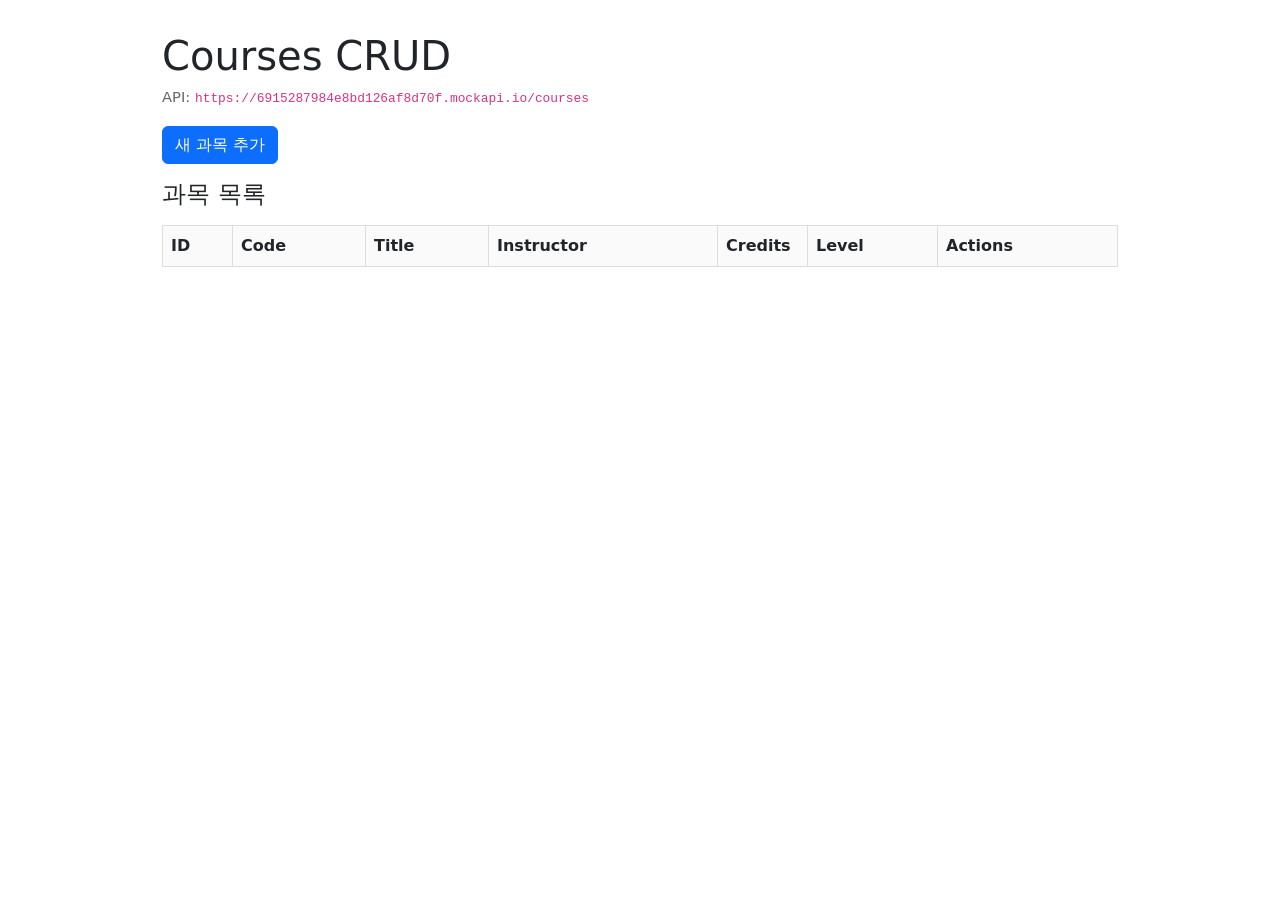
<file: week11/index.html>
<!doctype html>
<html lang="ko">
<head>
  <meta charset="utf-8" />
  <title>22200100_김성찬_index.html</title>

  <link
    href="https://cdn.jsdelivr.net/npm/bootstrap@5.3.3/dist/css/bootstrap.min.css"
    rel="stylesheet"
  />

  <style>
    body {
      font-family: system-ui, -apple-system, BlinkMacSystemFont, "Segoe UI", sans-serif;
      max-width: 980px;
      margin: 32px auto;
      padding: 0 12px;
    }
    h1 { margin: 0 0 6px; }
    .muted { color:#666; font-size: 0.92rem; margin: 4px 0 18px; }

    table { width: 100%; border-collapse: collapse; margin-top: 16px; }
    th, td { border: 1px solid #ddd; padding: 8px; text-align: left; }
    thead th { background:#fafafa; }
    tr:nth-child(even){ background:#fcfcfc; }

    .btn-danger { background:#b00020; border-color:#b00020; }
  </style>
</head>
<body>
  <h1>Courses CRUD</h1>
  <p class="muted">
    API:
    <code>https://6915287984e8bd126af8d70f.mockapi.io/courses</code>
  </p>

  <button
    type="button"
    class="btn btn-primary mb-3"
    data-bs-toggle="modal"
    data-bs-target="#courseModal"
    onclick="openCreateModal()"
  >
    새 과목 추가
  </button>

  <h2 class="h4">과목 목록</h2>
  <table>
    <thead>
      <tr>
        <th style="width:70px">ID</th>
        <th>Code</th>
        <th>Title</th>
        <th>Instructor</th>
        <th style="width:90px">Credits</th>
        <th style="width:130px">Level</th>
        <th style="width:180px">Actions</th>
      </tr>
    </thead>
    <tbody id="tbody"></tbody>
  </table>

  <div class="modal fade" id="courseModal" tabindex="-1" aria-hidden="true">
    <div class="modal-dialog modal-lg">
      <div class="modal-content">
        <form id="courseForm" autocomplete="off">
          <div class="modal-header">
            <h5 class="modal-title" id="modalTitle">새 과목 추가</h5>
            <button type="button" class="btn-close" data-bs-dismiss="modal"
                    aria-label="Close"></button>
          </div>

          <div class="modal-body">
            <input type="hidden" id="id" />

            <div class="row g-3">
              <div class="col-md-4">
                <label for="code" class="form-label">Code</label>
                <input id="code" class="form-control"
                       placeholder="예: CSEE101" required />
              </div>
              <div class="col-md-8">
                <label for="title" class="form-label">Title</label>
                <input id="title" class="form-control"
                       placeholder="예: Intro to C++" required />
              </div>
              <div class="col-md-6">
                <label for="instructor" class="form-label">Instructor</label>
                <input id="instructor" class="form-control"
                       placeholder="예: Kim" required />
              </div>
              <div class="col-md-3">
                <label for="credits" class="form-label">Credits</label>
                <input id="credits" type="number" min="1" max="5"
                       class="form-control" required />
              </div>
              <div class="col-md-3">
                <label for="level" class="form-label">Level</label>
                <select id="level" class="form-select" required>
                  <option value="">선택</option>
                  <option>Beginner</option>
                  <option>Intermediate</option>
                  <option>Advanced</option>
                </select>
              </div>
            </div>
          </div>

          <div class="modal-footer">
            <button type="button" class="btn btn-secondary"
                    data-bs-dismiss="modal">취소</button>
            <button type="submit" class="btn btn-primary">저장</button>
          </div>
        </form>
      </div>
    </div>
  </div>

  <script src="https://cdn.jsdelivr.net/npm/bootstrap@5.3.3/dist/js/bootstrap.bundle.min.js"></script>

  <script>
    const API_BASE = 'https://6915287984e8bd126af8d70f.mockapi.io/courses';

    const $ = (id) => document.getElementById(id);
    const tbody = $('tbody');
    const form  = $('courseForm');
    const modalEl = $('courseModal');
    const bsModal = new bootstrap.Modal(modalEl);

    async function req(url, options) {
      const res = await fetch(url, { cache: 'no-store', ...options });
      if (!res.ok) {
        const text = await res.text().catch(() => '');
        alert(`요청 실패: ${res.status} ${res.statusText}\n${text.slice(0, 200)}`);
        throw new Error(`${res.status} ${res.statusText}`);
      }
      return res;
    }

    async function list() {
      const res = await req(API_BASE);
      const rows = await res.json();

      rows.sort((a, b) => Number(a.id) - Number(b.id));

      tbody.innerHTML = rows.map(row => `
        <tr>
          <td>${row.id}</td>
          <td>${escapeHtml(row.code)}</td>
          <td>${escapeHtml(row.title)}</td>
          <td>${escapeHtml(row.instructor)}</td>
          <td>${row.credits}</td>
          <td>${escapeHtml(row.level)}</td>
          <td>
            <button
              class="btn btn-sm btn-outline-primary me-1"
              onclick="edit('${row.id}')">
              수정
            </button>
            <button
              class="btn btn-sm btn-danger"
              onclick="removeItem('${row.id}')">
              삭제
            </button>
          </td>
        </tr>
      `).join('');
    }

    function escapeHtml(s) {
      return String(s ?? '')
        .replace(/&/g, '&amp;')
        .replace(/</g, '&lt;')
        .replace(/>/g, '&gt;')
        .replace(/"/g, '&quot;')
        .replace(/'/g, '&#039;');
    }

    function openCreateModal() {
      clearForm();
      $('modalTitle').textContent = '새 과목 추가';
      bsModal.show();
    }

    async function edit(id) {
      const res = await req(`${API_BASE}/${encodeURIComponent(id)}`);
      const row = await res.json();

      $('id').value = row.id;
      $('code').value = row.code ?? '';
      $('title').value = row.title ?? '';
      $('instructor').value = row.instructor ?? '';
      $('credits').value = row.credits ?? '';
      $('level').value = row.level ?? '';

      $('modalTitle').textContent = `과목 수정 (ID: ${row.id})`;
      bsModal.show();
    }

    async function removeItem(id) {
      if (!confirm('정말 삭제할까요?')) return;
      await req(`${API_BASE}/${encodeURIComponent(id)}`, { method: 'DELETE' });
      await list();
    }

    function clearForm() {
      form.reset();
      $('id').value = '';
    }

    form.addEventListener('submit', async (e) => {
      e.preventDefault();

      const payload = {
        code: $('code').value.trim(),
        title: $('title').value.trim(),
        instructor: $('instructor').value.trim(),
        credits: Number($('credits').value),
        level: $('level').value
      };

      if (!payload.code || !payload.title || !payload.instructor ||
          !payload.credits || !payload.level) {
        alert('모든 항목을 입력해 주세요.');
        return;
      }

      const id = $('id').value;

      if (id) {
        await req(`${API_BASE}/${encodeURIComponent(id)}`, {
          method: 'PUT',
          headers: { 'Content-Type': 'application/json' },
          body: JSON.stringify(payload)
        });
      } else {
        await req(API_BASE, {
          method: 'POST',
          headers: { 'Content-Type': 'application/json' },
          body: JSON.stringify(payload)
        });
      }

      bsModal.hide();
      clearForm();
      await list();
    });

    window.edit = edit;
    window.removeItem = removeItem;
    window.openCreateModal = openCreateModal;

    list();
  </script>
</body>
</html>
</file>
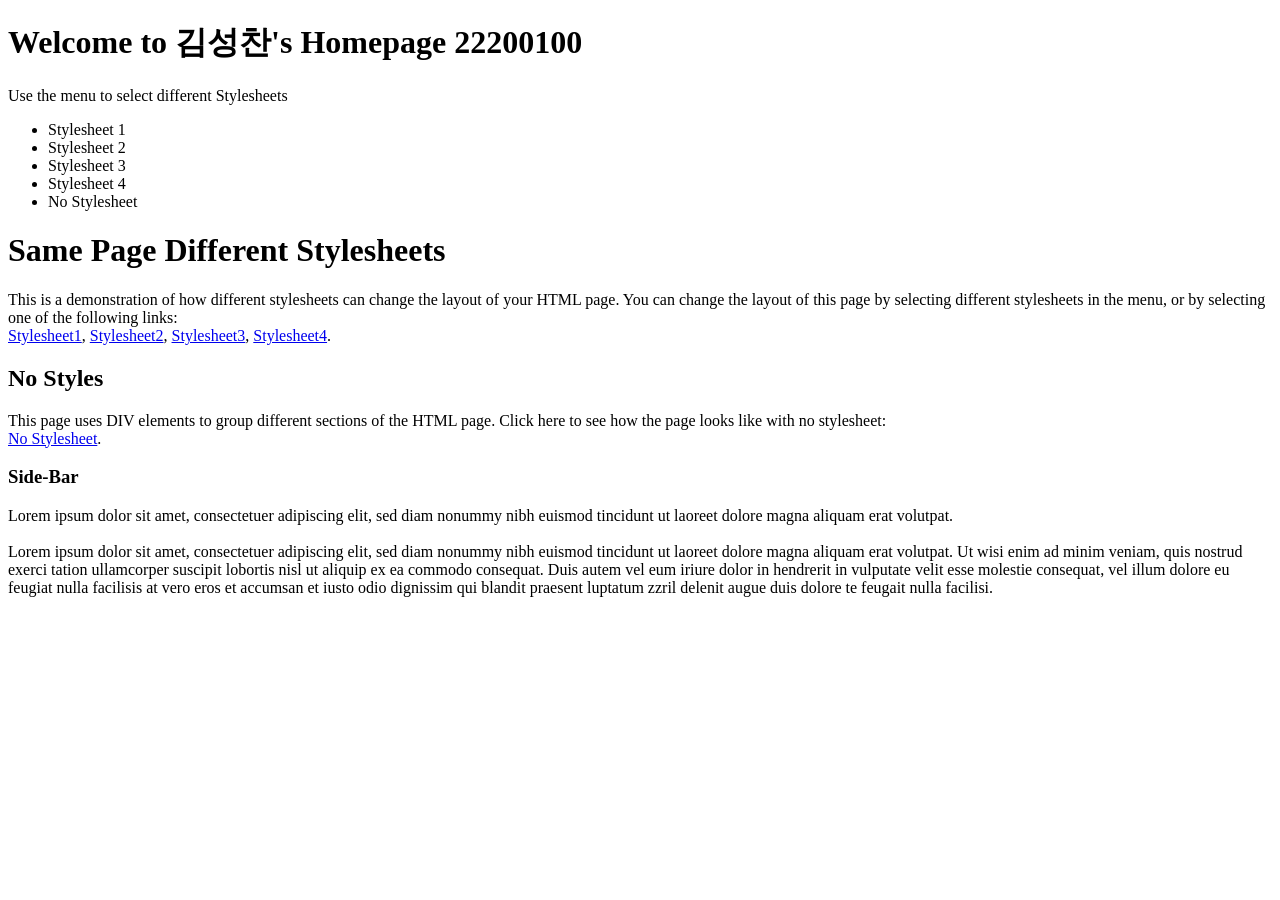
<file: week2/index.html>
<!DOCTYPE html>
<html lang="en">
<head>
    <meta charset="UTF-8">
    <meta name="viewport" content="width=device-width, initial-scale=1.0">
    <title>Assignment#1 22200100 김성찬</title>
</head>
<body>
    <h1>Welcome to 김성찬's Homepage 22200100</h1>
    <div>Use the menu to select different Stylesheets</div>
    <ul>
        <li>Stylesheet 1</li>
        <li>Stylesheet 2</li>
        <li>Stylesheet 3</li>
        <li>Stylesheet 4</li>
        <li>No Stylesheet</li>
    </ul>
    <h1>Same Page Different Stylesheets</h1>
    <div>This is a demonstration of how different stylesheets can change the layout of your HTML page. You can change the layout of this page by selecting different stylesheets in the menu, or by selecting one of the following links:</div>
    <a href="./style1.html">Stylesheet1</a>,
    <a href="./style2.html">Stylesheet2</a>,
    <a href="./style3.html">Stylesheet3</a>,
    <a href="./style4.html">Stylesheet4</a>.
    <h2>No Styles</h2>
    <div>This page uses DIV elements to group different sections of the HTML page. Click here to see how the page looks like with no stylesheet:</div>
    <a href="./index.html">No Stylesheet</a>.
    <h3>Side-Bar</h3>
    <div>Lorem ipsum dolor sit amet, consectetuer adipiscing elit, sed diam nonummy nibh euismod tincidunt ut laoreet dolore magna aliquam erat volutpat. </div>
        <br /> 
    <div>Lorem ipsum dolor sit amet, consectetuer adipiscing elit, sed diam nonummy nibh euismod tincidunt ut laoreet dolore magna aliquam erat volutpat. Ut wisi enim ad minim veniam, quis nostrud exerci tation ullamcorper suscipit lobortis nisl ut aliquip ex ea commodo consequat. Duis autem vel eum iriure dolor in hendrerit in vulputate velit esse molestie consequat, vel illum dolore eu feugiat nulla facilisis at vero eros et accumsan et iusto odio dignissim qui blandit praesent luptatum zzril delenit augue duis dolore te feugait nulla facilisi.</div>
</body>
</html>
</file>
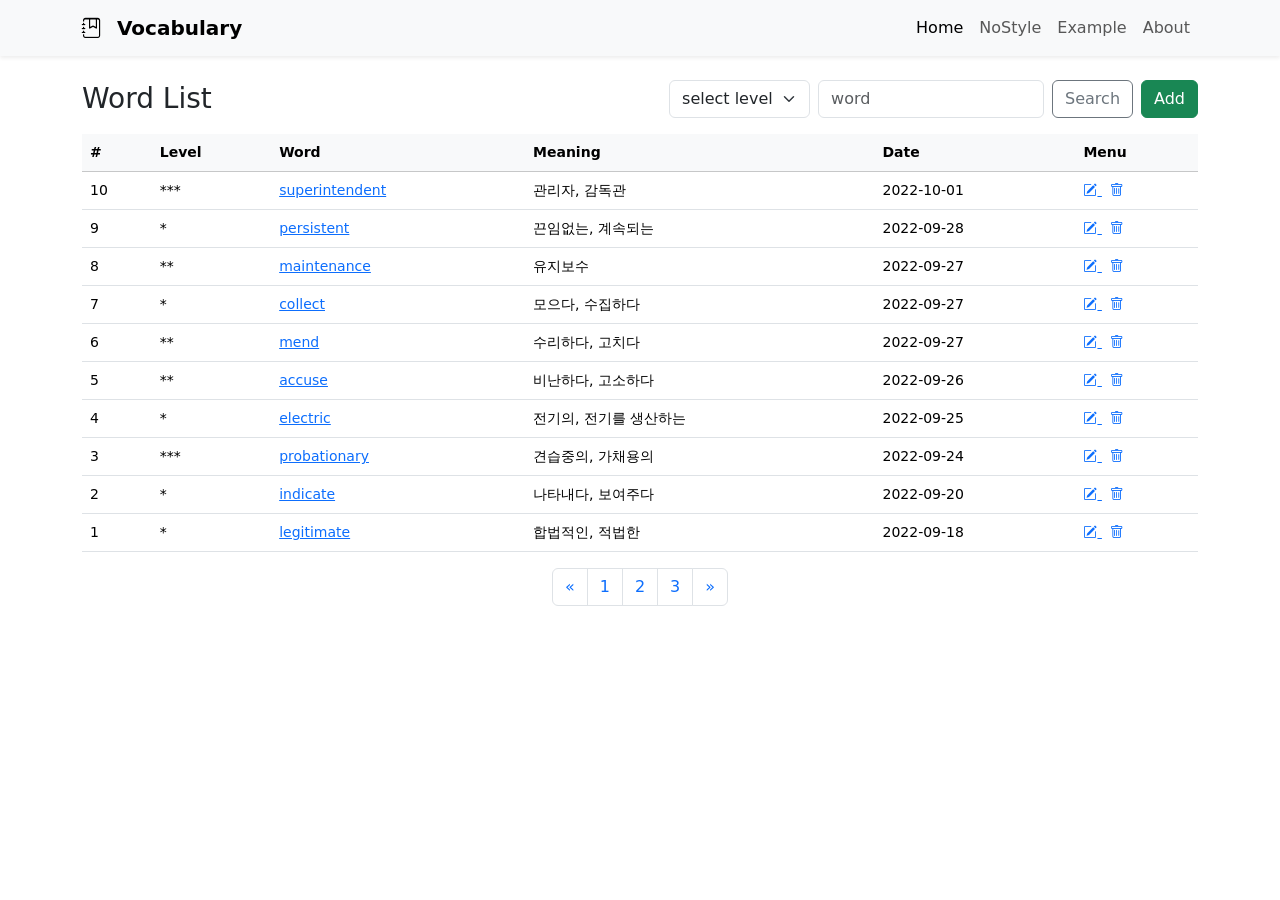
<file: week5/index.html>
<!DOCTYPE html>
<html lang="en">
<head>
    <meta charset="UTF-8" />
    <meta name="viewport" content="width=device-width, initial-scale=1.0" />
    <title>Assignment#2-2 22200100 김성찬 - index</title>
    <link href="https://cdn.jsdelivr.net/npm/bootstrap@5.3.3/dist/css/bootstrap.min.css" rel="stylesheet">
    <link href="https://cdn.jsdelivr.net/npm/bootstrap-icons@1.11.3/font/bootstrap-icons.css" rel="stylesheet">
    <link rel="stylesheet" href="my.css">
</head>
<body>
    <nav class="navbar navbar-expand-lg bg-body-tertiary shadow-sm">
        <div class="container">
            <a class="navbar-brand fw-semibold" href="index.html">
                <i class="bi bi-journal-bookmark me-2"></i>
                Vocabulary
            </a>
            <button class="navbar-toggler" type="button" data-bs-toggle="collapse" data-bs-target="#nav" aria-controls="nav" aria-expanded="false" aria-label="Toggle navigation">
                <span class="navbar-toggler-icon"></span>
            </button>
            <div id="nav" class="collapse navbar-collapse">
                <ul class="navbar-nav ms-auto">
                    <li class="nav-item"><a class="nav-link active" href="index.html">Home</a></li>
                    <li class="nav-item"><a class="nav-link" href="#">NoStyle</a></li>
                    <li class="nav-item"><a class="nav-link" href="#">Example</a></li>
                    <li class="nav-item"><a class="nav-link" href="#">About</a></li>
                </ul>
            </div>
        </div>
    </nav>

    <main class="container py-4">
        <div class="d-flex align-items-center justify-content-between mb-3 flex-wrap gap-2">
            <h3 class="m-0">Word List</h3>
            <div class="d-flex gap-2 flex-wrap">
                <select class="form-select w-auto" aria-label="select level">
                    <option selected>select level</option>
                    <option value="1">*</option>
                    <option value="2">**</option>
                    <option value="3">***</option>
                </select>
                <input type="text" class="form-control w-auto" style="min-width:160px" placeholder="word" />
                <button class="btn btn-outline-secondary">Search</button>
                <a class="btn btn-success" href="add.html">Add</a>
            </div>
        </div>

        <div class="table-responsive">
            <table class="table align-middle table-hover small">
                <thead class="table-light">
                    <tr>
                        <th>#</th>
                        <th>Level</th>
                        <th>Word</th>
                        <th>Meaning</th>
                        <th>Date</th>
                        <th>Menu</th>
                    </tr>
                </thead>
                <tbody>
                    <tr>
                        <td>10</td>
                        <td>***</td>
                        <td>
                            <a href="view.html?word=superintendent&meaning=관리자, 감독관&level=***&date=2022-10-01">superintendent</a>
                        </td>
                        <td>관리자, 감독관</td>
                        <td>2022-10-01</td>
                        <td class="text-nowrap">
                            <a class="me-2" href="edit.html?word=superintendent&meaning=관리자, 감독관&level=***&date=2022-10-01">
                                <i class="bi bi-pencil-square"></i>
                            </a>
                            <a href="#" onclick="return onDelete()">
                                <i class="bi bi-trash"></i>
                            </a>
                        </td>
                    </tr>
                    <tr>
                        <td>9</td>
                        <td>*</td>
                        <td>
                            <a href="view.html?word=persistent&meaning=끈임없는, 계속되는&level=*&date=2022-09-28">persistent</a>
                        </td>
                        <td>끈임없는, 계속되는</td>
                        <td>2022-09-28</td>
                        <td class="text-nowrap">
                            <a class="me-2" href="edit.html?word=persistent&meaning=끈임없는, 계속되는&level=*&date=2022-09-28">
                                <i class="bi bi-pencil-square"></i>
                            </a>
                            <a href="#" onclick="return onDelete()">
                                <i class="bi bi-trash"></i>
                            </a>
                        </td>
                    </tr>
                    <tr>
                        <td>8</td>
                        <td>**</td>
                        <td>
                            <a href="view.html?word=maintenance&meaning=유지보수&level=**&date=2022-09-27">maintenance</a>
                        </td>
                        <td>유지보수</td>
                        <td>2022-09-27</td>
                        <td class="text-nowrap">
                            <a class="me-2" href="edit.html?word=maintenance&meaning=유지보수&level=**&date=2022-09-27">
                                <i class="bi bi-pencil-square"></i>
                            </a>
                            <a href="#" onclick="return onDelete()">
                                <i class="bi bi-trash"></i>
                            </a>
                        </td>
                    </tr>
                    <tr>
                        <td>7</td>
                        <td>*</td>
                        <td>
                            <a href="view.html?word=collect&meaning=모으다, 수집하다&level=*&date=2022-09-27">collect</a>
                        </td>
                        <td>모으다, 수집하다</td>
                        <td>2022-09-27</td>
                        <td class="text-nowrap">
                            <a class="me-2" href="edit.html?word=collect&meaning=모으다, 수집하다&level=*&date=2022-09-27">
                                <i class="bi bi-pencil-square"></i>
                            </a>
                            <a href="#" onclick="return onDelete()">
                                <i class="bi bi-trash"></i>
                            </a>
                        </td>
                    </tr>
                    <tr>
                        <td>6</td>
                        <td>**</td>
                        <td>
                            <a href="view.html?word=mend&meaning=수리하다, 고치다&level=**&date=2022-09-27">mend</a>
                        </td>
                        <td>수리하다, 고치다</td>
                        <td>2022-09-27</td>
                        <td class="text-nowrap">
                            <a class="me-2" href="edit.html?word=mend&meaning=수리하다, 고치다&level=**&date=2022-09-27">
                                <i class="bi bi-pencil-square"></i>
                            </a>
                            <a href="#" onclick="return onDelete()">
                                <i class="bi bi-trash"></i>
                            </a>
                        </td>
                    </tr>
                    <tr>
                        <td>5</td>
                        <td>**</td>
                        <td>
                            <a href="view.html?word=accuse&meaning=비난하다, 고소하다&level=**&date=2022-09-26">accuse</a>
                        </td>
                        <td>비난하다, 고소하다</td>
                        <td>2022-09-26</td>
                        <td class="text-nowrap">
                            <a class="me-2" href="edit.html?word=accuse&meaning=비난하다, 고소하다&level=**&date=2022-09-26">
                                <i class="bi bi-pencil-square"></i>
                            </a>
                            <a href="#" onclick="return onDelete()">
                                <i class="bi bi-trash"></i>
                            </a>
                        </td>
                    </tr>
                    <tr>
                        <td>4</td>
                        <td>*</td>
                        <td>
                            <a href="view.html?word=electric&meaning=전기의, 전기를 생산하는&level=*&date=2022-09-25">electric</a>
                        </td>
                        <td>전기의, 전기를 생산하는</td>
                        <td>2022-09-25</td>
                        <td class="text-nowrap">
                            <a class="me-2" href="edit.html?word=electric&meaning=전기의, 전기를 생산하는&level=*&date=2022-09-25">
                                <i class="bi bi-pencil-square"></i>
                            </a>
                            <a href="#" onclick="return onDelete()">
                                <i class="bi bi-trash"></i>
                            </a>
                        </td>
                    </tr>
                    <tr>
                        <td>3</td>
                        <td>***</td>
                        <td>
                            <a href="view.html?word=probationary&meaning=견습중의, 가채용의&level=***&date=2022-09-24">probationary</a>
                        </td>
                        <td>견습중의, 가채용의</td>
                        <td>2022-09-24</td>
                        <td class="text-nowrap">
                            <a class="me-2" href="edit.html?word=probationary&meaning=견습중의, 가채용의&level=***&date=2022-09-24">
                                <i class="bi bi-pencil-square"></i>
                            </a>
                            <a href="#" onclick="return onDelete()">
                                <i class="bi bi-trash"></i>
                            </a>
                        </td>
                    </tr>
                    <tr>
                        <td>2</td>
                        <td>*</td>
                        <td>
                            <a href="view.html?word=indicate&meaning=나타내다, 보여주다&level=*&date=2022-09-20">indicate</a>
                        </td>
                        <td>나타내다, 보여주다</td>
                        <td>2022-09-20</td>
                        <td class="text-nowrap">
                            <a class="me-2" href="edit.html?word=indicate&meaning=나타내다, 보여주다&level=*&date=2022-09-20">
                                <i class="bi bi-pencil-square"></i>
                            </a>
                            <a href="#" onclick="return onDelete()">
                                <i class="bi bi-trash"></i>
                            </a>
                        </td>
                    </tr>
                    <tr>
                        <td>1</td>
                        <td>*</td>
                        <td>
                            <a href="view.html?word=legitimate&meaning=합법적인, 적법한&level=*&date=2022-09-18">legitimate</a>
                        </td>
                        <td>합법적인, 적법한</td>
                        <td>2022-09-18</td>
                        <td class="text-nowrap">
                            <a class="me-2" href="edit.html?word=legitimate&meaning=합법적인, 적법한&level=*&date=2022-09-18">
                                <i class="bi bi-pencil-square"></i>
                            </a>
                            <a href="#" onclick="return onDelete()">
                                <i class="bi bi-trash"></i>
                            </a>
                        </td>
                    </tr>
                </tbody>
            </table>
        </div>

        <nav aria-label="pagination" class="d-flex justify-content-center">
            <ul class="pagination">
                <li class="page-item">
                    <a class="page-link" href="#">«</a>
                </li>
                <li class="page-item">
                    <a class="page-link" href="#">1</a>
                </li>
                <li class="page-item">
                    <a class="page-link" href="#">2</a>
                </li>
                <li class="page-item">
                    <a class="page-link" href="#">3</a>
                </li>
                <li class="page-item">
                    <a class="page-link" href="#">»</a>
                </li>
            </ul>
        </nav>
    </main>

    <script>
        function onDelete(){
            return confirm('게시물을 삭제할까요?');
        }
    </script>
    <script src="https://cdn.jsdelivr.net/npm/bootstrap@5.3.3/dist/js/bootstrap.bundle.min.js"></script>
</body>
</html>
</file>
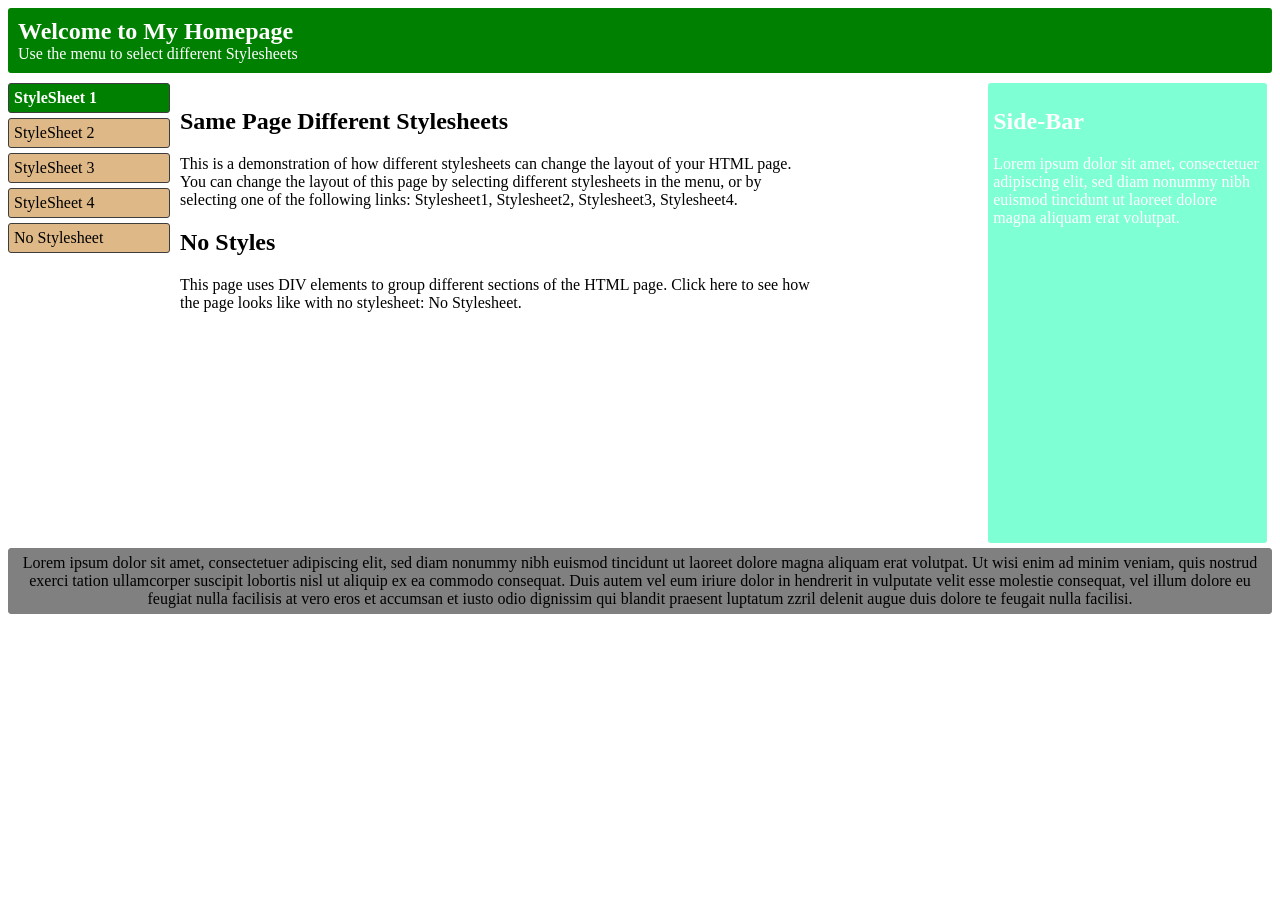
<file: style1.html>
<!DOCTYPE html>
<html lang="en">
<head>
    <meta charset="UTF-8">
    <meta name="viewport" content="width=device-width, initial-scale=1.0">
    <title>Assignment#1 22200100 김성찬</title>
</head>
<style>
    .div_navleft{
        border-radius:3px; 
        width:150px; 
        padding:5px; 
        margin-top:5px;
        border:1px solid #3d3d3d;
    }
    .div_navleft.active{
        background-color: green;
        font-weight: 600;
        color:white;
    }
    .div_navleft.normal{
        background-color: burlywood;
    }
    .div_navleft.normal:hover{
        background-color: white;
    }
</style>
<body>
    <!-- 1번째 단락! -->
    <div style="border-radius:3px; background-color: green; padding:10px; color: white">
        <div style="font-size: x-large; font-weight: bold;">Welcome to My Homepage</div>
        <div>Use the menu to select different Stylesheets</div>
    </div>

    <!-- 2번째 단락! -->
    <div style="margin-top:5px;">
        <!-- 왼쪽1 -->
        <div style="float:left;">
            <div class="div_navleft active">StyleSheet 1</div>
            <div class="div_navleft normal">StyleSheet 2</div>
            <div class="div_navleft normal">StyleSheet 3</div>
            <div class="div_navleft normal">StyleSheet 4</div>
            <div class="div_navleft normal">No Stylesheet</div>
        </div>
        <!-- 왼쪽2 -->
        <div style="float:left; height:50vh; width:50vw; padding: 10px;">
            <h2>Same Page Different Stylesheets</h2>
        
            This is a demonstration of how different stylesheets can change the layout of your HTML page. You can change the layout of this page by selecting different stylesheets in the menu, or by selecting one of the following links:
            Stylesheet1, Stylesheet2, Stylesheet3, Stylesheet4.

            <h2>No Styles</h2>
            This page uses DIV elements to group different sections of the HTML page. Click here to see how the page looks like with no stylesheet:
            No Stylesheet.
        </div>

        <!-- 오른쪽1 -->
        <div style="border-radius: 3px; margin: 5px; padding: 5px;float:right; height:50vh; width:21vw; background-color: aquamarine; color: white;">
            <h2>Side-Bar</h2>
            Lorem ipsum dolor sit amet, consectetuer adipiscing elit, sed diam nonummy nibh euismod tincidunt ut laoreet dolore magna aliquam erat volutpat.
        </div>
    </div>

    <!-- 아래 -->
    <div style="border-radius:3px; border: 1px solid grey; float:inline-end; padding: 5px; text-align: center; background-color: grey;">
        Lorem ipsum dolor sit amet, consectetuer adipiscing elit, sed diam nonummy nibh euismod tincidunt ut laoreet dolore magna aliquam erat volutpat. Ut wisi enim ad minim veniam, quis nostrud exerci tation ullamcorper suscipit lobortis nisl ut aliquip ex ea commodo consequat. Duis autem vel eum iriure dolor in hendrerit in vulputate velit esse molestie consequat, vel illum dolore eu feugiat nulla facilisis at vero eros et accumsan et iusto odio dignissim qui blandit praesent luptatum zzril delenit augue duis dolore te feugait nulla facilisi.
    </div>

</body>
</html>
</file>
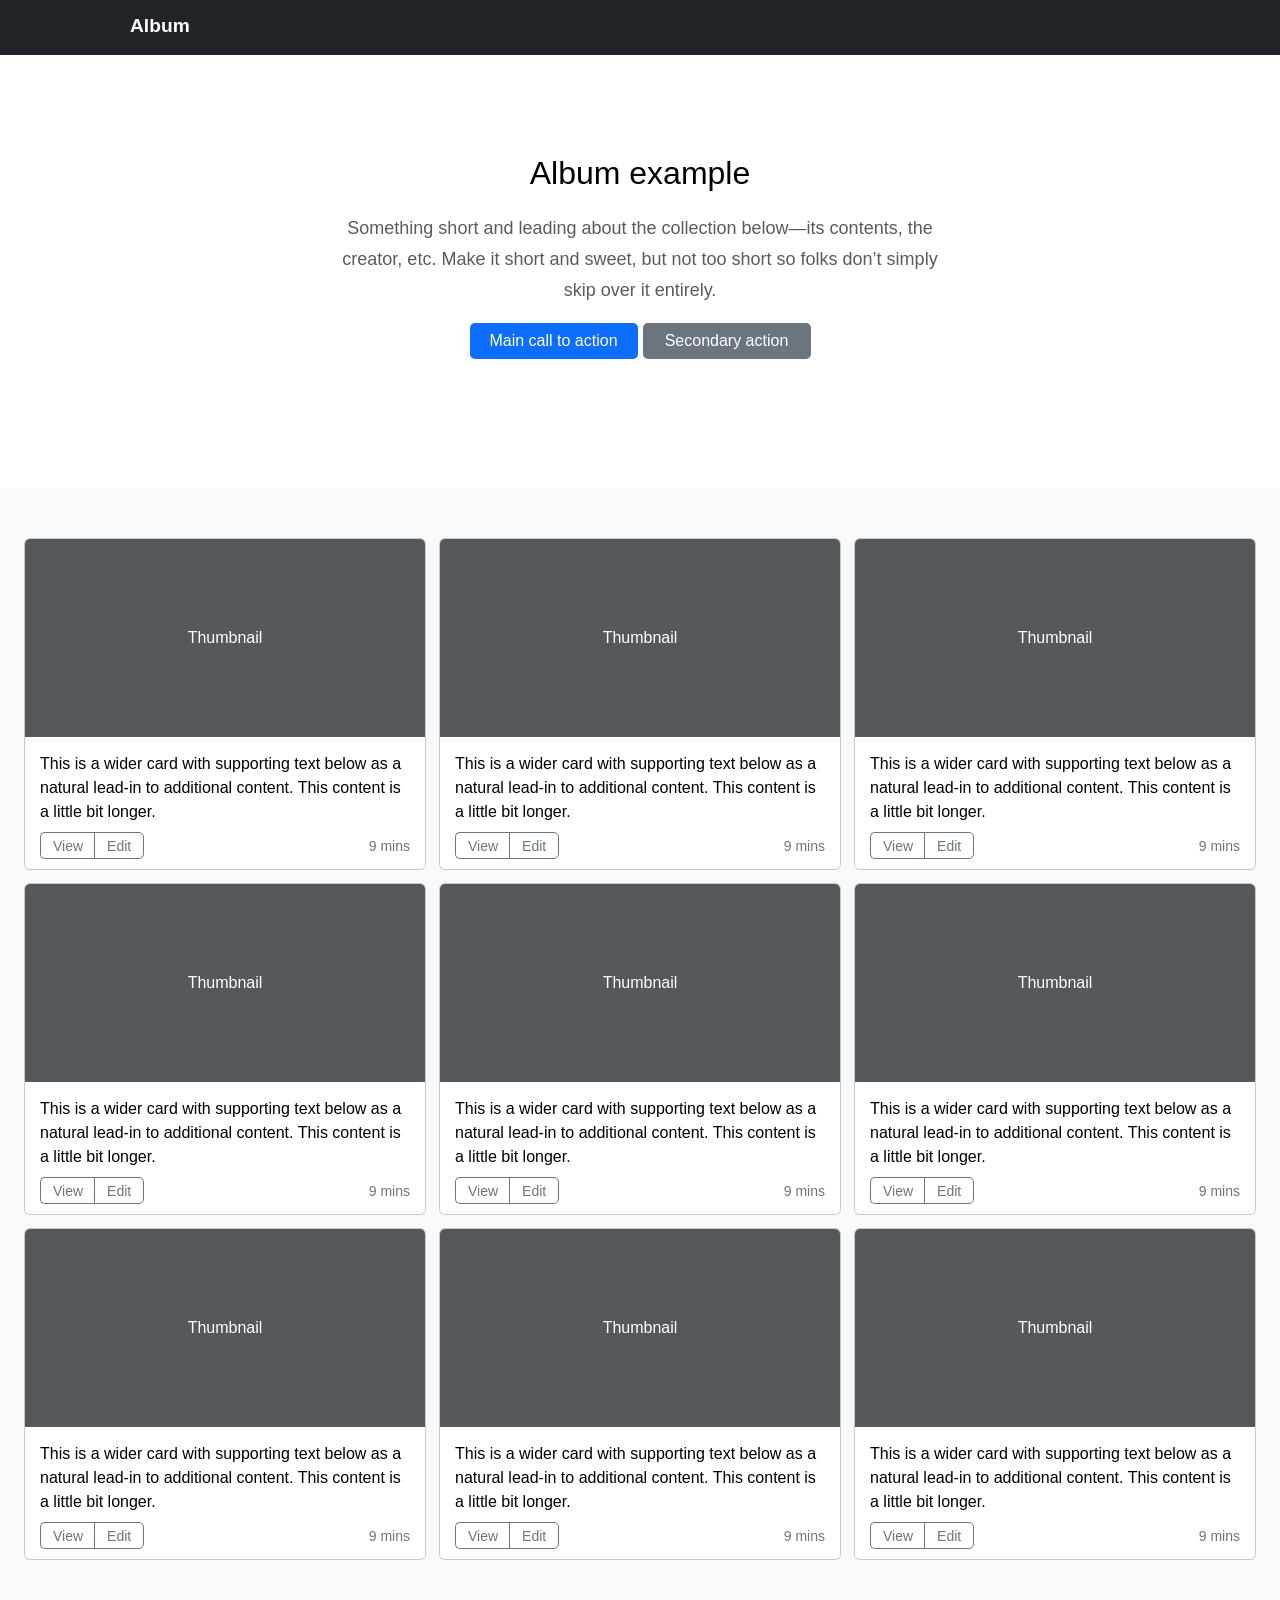
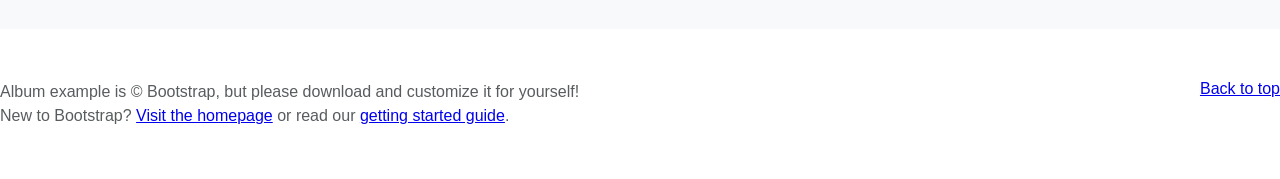
<file: week2/example.html>
<!DOCTYPE html>
<html lang="en">
<head>
    <meta charset="UTF-8">
    <meta name="viewport" content="width=device-width, initial-scale=1.0">
    <title>Assignment#1 22200100 김성찬</title>
</head>

<style>
    body {
        margin: 0;
        font-family: Arial, sans-serif;
    }
    header {
        background-color: #212529;
        color: white;
        padding: 15px;
    }
    main {
        padding: 20px;
        text-align: center;
    }

    .div_button1, .div_button2 {
        display: inline-block;
        text-decoration: none;
        color: white;
        text-align: center;
        width: 150px;
        border-radius: 5px;
        padding: 9px;
        cursor: pointer;
    }

    .div_button1 {
        background-color:#0d6efd;
    }
    .div_button1:hover {
        background-color: #0a5bd0;
    }

    .div_button2 {
        background-color:#6c757d;
    }
    .div_button2:hover {
        background-color: #596067;
    }

    .div_card {
        width:400px;
        height:330px;
    }

    .thumbnail {
        height:60%; 
        background-color:#55595c; 
        border-top-left-radius:5px; 
        border-top-right-radius:5px;
        display: flex;
        justify-content: center;
        align-items: center;
        text-align: center;
        color:white;
    }

    .content {
        height:40%; 
        background-color:white; 
        border-bottom-left-radius:5px; 
        border-bottom-right-radius:5px;
        padding:15px;
        box-sizing: border-box;
        line-height:150%
    }

    .card-footer{
        display:flex;
        justify-content:space-between;
        align-items:center;
        margin-top:8px;
    }

    .buttons{
        display:inline-flex;
        align-items:center;
    }

    .btn{
        height:27px;
        padding:0 12px;
        display:flex;
        justify-content:center;
        align-items:center;
        text-align:center;
        box-sizing:border-box;
        background:#fff;
        color:#6c757d;
        border:1px solid #6c757d;
        font-size:14px;
        line-height:1;
        cursor:pointer;
    }

    .view{
        border-top-left-radius:5px;
        border-bottom-left-radius:5px;
        border-right:0;
    }
    .edit{
        border-top-right-radius:5px;
        border-bottom-right-radius:5px;
        margin-left:-1px;
    }

    .view:hover{
        background-color:#6c757d;
        color:white;
    }
    .edit:hover{
        background-color:#6c757d;
        color:white;
    }

    .time{
        font-size:14px;
        color:#6c757d;
    }
</style>
<body>
    <!-- 헤더 -->
    <header style="height:25px; font-size: larger; font-weight: bolder; padding-left:130px;">
        <a href="#" style="color:white; text-decoration:none;">Album</a>
    </header>

    <!-- 글씨 -->
    <h1 style="text-align:center; font-weight:lighter; margin-top:100px;">Album example</h1>
    <div style="width:600px; text-align:center; margin:auto; font-size:large; line-height:170%; color: #585c5e;">
        Something short and leading about the collection below—its contents, the creator, etc. Make it short and sweet, but not too short so folks don’t simply skip over it entirely.
    </div>
    <br />
    <div style="display:flex; justify-content:center; gap:5px;"> 
        <a href="#" class="div_button1">Main call to action</a>
        <a href="#" class="div_button2">Secondary action</a>
    </div>
    
    <!-- 카드 -->
    <div style="background-color:#f8f9fa; margin-top:130px; height:1090px; padding-top:50px;">
        <div style="display:grid; grid-template-columns:repeat(3, auto); justify-content:center; row-gap:15px; column-gap:15px;">
            <!-- 카드 1 -->
            <div class="div_card" style="border-radius: 5px; box-shadow:0 0 0 1px #c8c8c8;">
                <!-- 썸네일 -->
                <div class="div_card thumbnail">Thumbnail</div>

                <!-- 내용 -->
                <div class="div_card content">
                    This is a wider card with supporting text below as a natural lead-in to additional content. This content is a little bit longer.
                    <!-- 버튼 -->
                    <div class="card-footer">
                        <div class="buttons">
                            <div class="btn view">View</div>
                            <div class="btn edit">Edit</div>
                        </div>
                        <div class="time">9 mins</div>
                    </div>
                </div>
            </div>
            <!-- 카드 2 -->
            <div class="div_card" style="border-radius: 5px; box-shadow:0 0 0 1px #c8c8c8;">
                <!-- 썸네일 -->
                <div class="div_card thumbnail">Thumbnail</div>

                <!-- 내용 -->
                <div class="div_card content">
                    This is a wider card with supporting text below as a natural lead-in to additional content. This content is a little bit longer.
                    <!-- 버튼 -->
                    <div class="card-footer">
                        <div class="buttons">
                            <div class="btn view">View</div>
                            <div class="btn edit">Edit</div>
                        </div>
                        <div class="time">9 mins</div>
                    </div>
                </div>
            </div>
            <!-- 카드 3 -->
            <div class="div_card" style="border-radius: 5px; box-shadow:0 0 0 1px #c8c8c8;">
                <!-- 썸네일 -->
                <div class="div_card thumbnail">Thumbnail</div>

                <!-- 내용 -->
                <div class="div_card content">
                    This is a wider card with supporting text below as a natural lead-in to additional content. This content is a little bit longer.
                    <!-- 버튼 -->
                    <div class="card-footer">
                        <div class="buttons">
                            <div class="btn view">View</div>
                            <div class="btn edit">Edit</div>
                        </div>
                        <div class="time">9 mins</div>
                    </div>
                </div>
            </div>
            <!-- 카드 4 -->
            <div class="div_card" style="border-radius: 5px; box-shadow:0 0 0 1px #c8c8c8;">
                <!-- 썸네일 -->
                <div class="div_card thumbnail">Thumbnail</div>

                <!-- 내용 -->
                <div class="div_card content">
                    This is a wider card with supporting text below as a natural lead-in to additional content. This content is a little bit longer.
                    <!-- 버튼 -->
                    <div class="card-footer">
                        <div class="buttons">
                            <div class="btn view">View</div>
                            <div class="btn edit">Edit</div>
                        </div>
                        <div class="time">9 mins</div>
                    </div>
                </div>
            </div>
            <!-- 카드 5 -->
            <div class="div_card" style="border-radius: 5px; box-shadow:0 0 0 1px #c8c8c8;">
                <!-- 썸네일 -->
                <div class="div_card thumbnail">Thumbnail</div>

                <!-- 내용 -->
                <div class="div_card content">
                    This is a wider card with supporting text below as a natural lead-in to additional content. This content is a little bit longer.
                    <!-- 버튼 -->
                    <div class="card-footer">
                        <div class="buttons">
                            <div class="btn view">View</div>
                            <div class="btn edit">Edit</div>
                        </div>
                        <div class="time">9 mins</div>
                    </div>
                </div>
            </div>
            <!-- 카드 6 -->
            <div class="div_card" style="border-radius: 5px; box-shadow:0 0 0 1px #c8c8c8;">
                <!-- 썸네일 -->
                <div class="div_card thumbnail">Thumbnail</div>

                <!-- 내용 -->
                <div class="div_card content">
                    This is a wider card with supporting text below as a natural lead-in to additional content. This content is a little bit longer.
                    <!-- 버튼 -->
                    <div class="card-footer">
                        <div class="buttons">
                            <div class="btn view">View</div>
                            <div class="btn edit">Edit</div>
                        </div>
                        <div class="time">9 mins</div>
                    </div>
                </div>
            </div>
            <!-- 카드 7 -->
            <div class="div_card" style="border-radius: 5px; box-shadow:0 0 0 1px #c8c8c8;">
                <!-- 썸네일 -->
                <div class="div_card thumbnail">Thumbnail</div>

                <!-- 내용 -->
                <div class="div_card content">
                    This is a wider card with supporting text below as a natural lead-in to additional content. This content is a little bit longer.
                    <!-- 버튼 -->
                    <div class="card-footer">
                        <div class="buttons">
                            <div class="btn view">View</div>
                            <div class="btn edit">Edit</div>
                        </div>
                        <div class="time">9 mins</div>
                    </div>
                </div>
            </div>
            <!-- 카드 8 -->
            <div class="div_card" style="border-radius: 5px; box-shadow:0 0 0 1px #c8c8c8;">
                <!-- 썸네일 -->
                <div class="div_card thumbnail">Thumbnail</div>

                <!-- 내용 -->
                <div class="div_card content">
                    This is a wider card with supporting text below as a natural lead-in to additional content. This content is a little bit longer.
                    <!-- 버튼 -->
                    <div class="card-footer">
                        <div class="buttons">
                            <div class="btn view">View</div>
                            <div class="btn edit">Edit</div>
                        </div>
                        <div class="time">9 mins</div>
                    </div>
                </div>
            </div>
            <!-- 카드 9 -->
            <div class="div_card" style="border-radius: 5px; box-shadow:0 0 0 1px #c8c8c8;">
                <!-- 썸네일 -->
                <div class="div_card thumbnail">Thumbnail</div>

                <!-- 내용 -->
                <div class="div_card content">
                    This is a wider card with supporting text below as a natural lead-in to additional content. This content is a little bit longer.
                    <!-- 버튼 -->
                    <div class="card-footer">
                        <div class="buttons">
                            <div class="btn view">View</div>
                            <div class="btn edit">Edit</div>
                        </div>
                        <div class="time">9 mins</div>
                    </div>
                </div>
            </div>
        </div>
    </div>
    <!-- 바텀 -->
    <div style="background-color:white; height:150px; display:flex; justify-content:center; align-items:center; color:#585c5e;">
        <div style="display:flex; justify-content:space-between; align-items:flex-start; width:1300px;">
            <!-- 왼쪽 텍스트 -->
            <div style="line-height:150%;">
            Album example is © Bootstrap, but please download and customize it for yourself!<br>
            New to Bootstrap? <a href="https://getbootstrap.com/">Visit the homepage</a> 
            or read our <a href="https://getbootstrap.com/docs/5.3/getting-started/introduction/">getting started guide</a>.
            </div>
            
            <!-- 오른쪽 링크 -->
            <div>
            <a href="#">Back to top</a>
            </div>
        </div>
    </div>
</body>
</html>
</file>
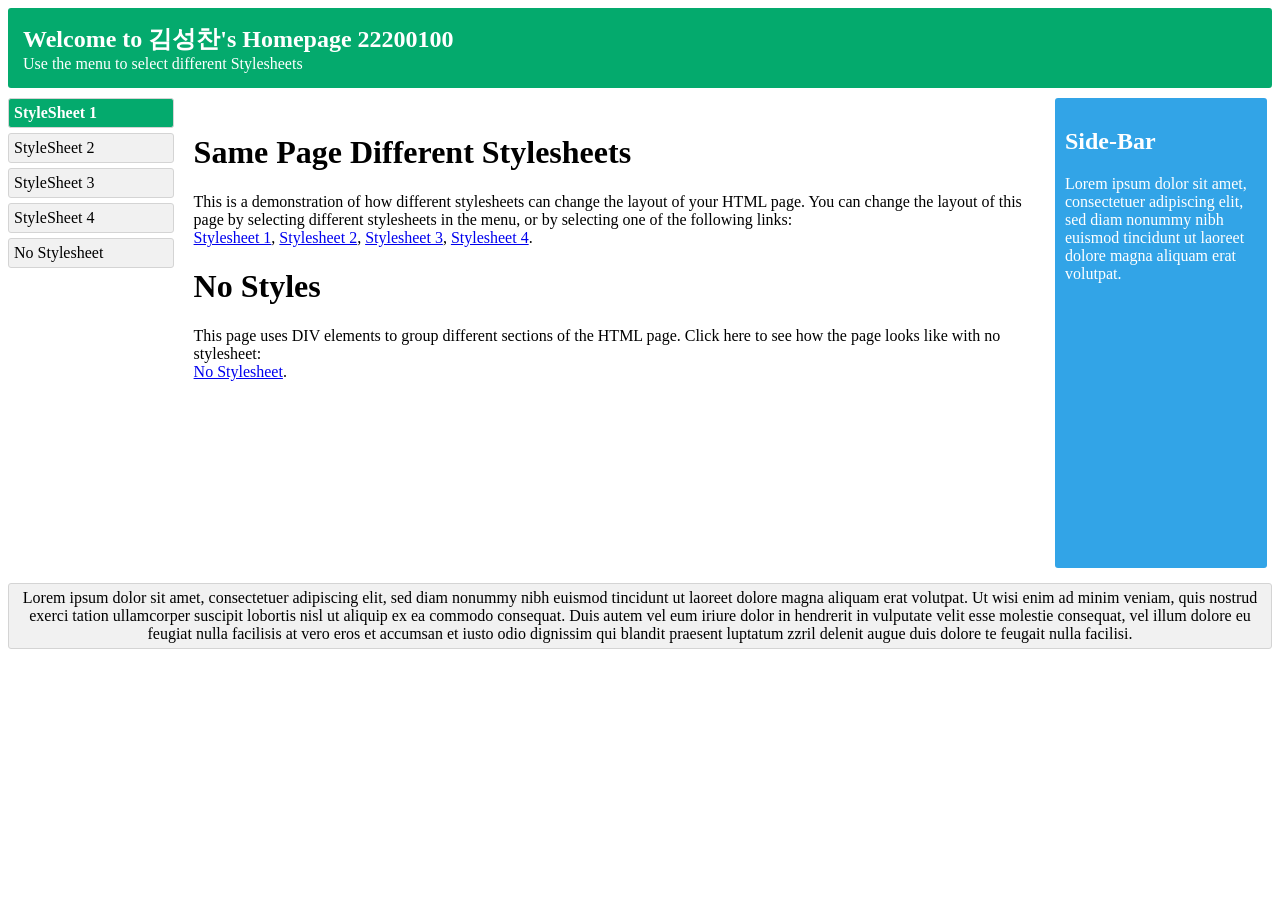
<file: week2/style1.html>
<!DOCTYPE html>
<html lang="en">
<head>
    <meta charset="UTF-8">
    <meta name="viewport" content="width=device-width, initial-scale=1.0">
    <title>Assignment#1 22200100 김성찬</title>
</head>
<style>
    .div_navleft{
        border-radius:3px; 
        width:12vw; 
        padding:5px; 
        margin-top:5px;
        border:1px solid #d4d4d4;
    }
    .div_navleft.active{
        background-color: #04AA6D;
        font-weight: 700;
        color:white;
    }
    .div_navleft.normal{
        background-color: #f1f1f1;
    }

    .div_navleft a {
        text-decoration: none;
        color: inherit;
    }

    .div_navleft.normal:hover{
        background-color: white;
    }
</style>
<body>
    <!-- 1번째 단락! -->
    <div style="border-radius:3px; background-color: #04AA6D; padding:15px; color: white">
        <div style="font-size: x-large; font-weight: bold;">Welcome to 김성찬's Homepage 22200100</div>
        <div>Use the menu to select different Stylesheets</div>
    </div>

    <!-- 2번째 단락! -->
    <div style="margin-top:5px;">
        <!-- 왼쪽1 -->
        <div style="float:left;">
            <div class="div_navleft active"><a href="./style1.html">StyleSheet 1</ㅁ></div>
            <div class="div_navleft normal"><a href="./style2.html">StyleSheet 2</a></div>
            <div class="div_navleft normal"><a href="./style3.html">StyleSheet 3</a></div>
            <div class="div_navleft normal"><a href="./style4.html">StyleSheet 4</a></div>
            <div class="div_navleft normal"><a href="./index.html">No Stylesheet</a></div>
        </div>
        <!-- 왼쪽2 -->
        <div style="float:left; height:50vh; width:65vw; margin:10px; padding: 10px;">
            <h1>Same Page Different Stylesheets</h1>
        
            This is a demonstration of how different stylesheets can change the layout of your HTML page. You can change the layout of this page by selecting different stylesheets in the menu, or by selecting one of the following links:<br />
            <a href="./style1.html">Stylesheet 1</a>,
            <a href="./style2.html">Stylesheet 2</a>,
            <a href="./style3.html">Stylesheet 3</a>,
            <a href="./style4.html">Stylesheet 4</a>.

            <h1>No Styles</h1>
            This page uses DIV elements to group different sections of the HTML page. Click here to see how the page looks like with no stylesheet:<br />
            <a href="./index.html">No Stylesheet</a>.
        </div>
        <!-- 오른쪽1 -->
        <div style="border-radius: 3px; margin: 5px; padding: 10px;float:right; height:50vh; width:15vw; background-color: #32a4e7; color: white;">
            <h2>Side-Bar</h2>
            Lorem ipsum dolor sit amet, consectetuer adipiscing elit, sed diam nonummy nibh euismod tincidunt ut laoreet dolore magna aliquam erat volutpat.
        </div>
    </div>

    <!-- 아래 -->
    <div style="border-radius:3px; border: 1px solid #d4d4d4; float:inline-end; padding: 5px; text-align: center; background-color: #f1f1f1;">
        Lorem ipsum dolor sit amet, consectetuer adipiscing elit, sed diam nonummy nibh euismod tincidunt ut laoreet dolore magna aliquam erat volutpat. Ut wisi enim ad minim veniam, quis nostrud exerci tation ullamcorper suscipit lobortis nisl ut aliquip ex ea commodo consequat. Duis autem vel eum iriure dolor in hendrerit in vulputate velit esse molestie consequat, vel illum dolore eu feugiat nulla facilisis at vero eros et accumsan et iusto odio dignissim qui blandit praesent luptatum zzril delenit augue duis dolore te feugait nulla facilisi.
    </div>

</body>
</html>
</file>
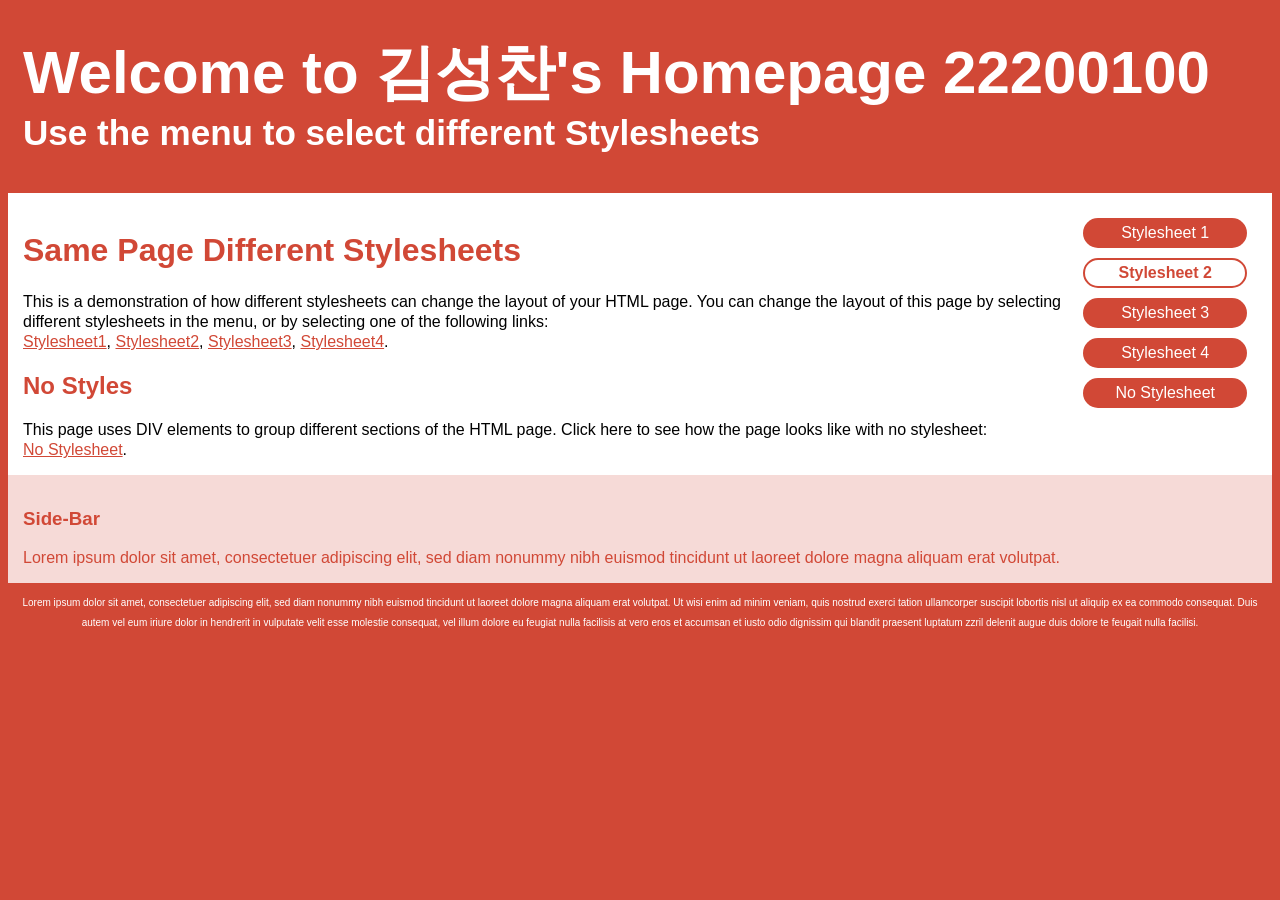
<file: week2/style2.html>
<!DOCTYPE html>
<html lang="en">
<head>
    <meta charset="UTF-8">
    <meta name="viewport" content="width=device-width, initial-scale=1.0">
    <title>Assignment#1 22200100 김성찬</title>
</head>

<style>
    body {
        font-family: Arial;
        background-color: #d14836;
        line-height: 20px;
    }

    .div_top {
        color: white;
        padding: 15px;
        font-size: 30px;
    }

    .container {
        margin: 0 auto;
    }

    .div_middle, .div_middle.under {
        width: 100%;
        margin: 0;
        padding: 15px;
        box-sizing: border-box;
    }

    .div_middle {
        background-color: white;
        color: black;
        padding: 15px;
        float:left;
    }

    .div_middle.under {
        background-color: #F6DAD7;
        color: #d14836;
    }

    .div_bottom {
        color: white;
        text-align: center;
        font-size: x-small;
        margin: 10px;
        float:inline-end;
    }

    .button {
        background-color: #d14836;
        padding: 3px 30px;
        margin: 10px;
        border-radius: 20px;
        text-align: center;
        border: 2px solid transparent;
        color: white;
    }

    .button a {
        text-decoration: none;
        color: inherit;
    }

    .button:hover {
        color: #d14836;
        background-color: white;
        border: 2px solid #d14836;
    }

    .button.active {
        background-color: white;
        color: #d14836;
        font-weight: bolder;
        border: 2px solid #d14836;
    }
</style>

<body>
    <!-- 맨 위 -->
    <div class="div_top">
        <h1>Welcome to 김성찬's Homepage 22200100</h1>
        <h3>Use the menu to select different Stylesheets</h3>
    </div>
    
    <!-- 가운데 -->
    <div class="container">
        <!-- 흰색 부분 -->
        <div class="div_middle">
            <div style="float:right;">
                <div class="button">
                    <a href="./style1.html">Stylesheet 1</a>
                </div>
                <div class="button active">
                    <a href="./style2.html">Stylesheet 2</a>
                </div>
                <div class="button">
                    <a href="./style3.html">Stylesheet 3</a>
                </div>
                <div class="button">
                    <a href="./style4.html">Stylesheet 4</a>
                </div>
                <div class="button">
                    <a href="./index.html">No Stylesheet</a>
                </div>
            </div>

            <h3 style="color:#d14836; font-size: xx-large;">Same Page Different Stylesheets</h3>
            <div>This is a demonstration of how different stylesheets can change the layout of your HTML page. You can change the layout of this page by selecting different stylesheets in the menu, or by selecting one of the following links:</div>
            <a href="./style1.html" style="color:#d14836;">Stylesheet1</a>,
            <a href="./style2.html" style="color:#d14836;">Stylesheet2</a>,
            <a href="./style3.html" style="color:#d14836;">Stylesheet3</a>,
            <a href="./style4.html" style="color:#d14836;">Stylesheet4</a>.
            <h3 style="color:#d14836; font-size: x-large;">No Styles</h3>
            <div>This page uses DIV elements to group different sections of the HTML page. Click here to see how the page looks like with no stylesheet:</div>
            <a href="./index.html" style="color:#d14836;">No Stylesheet</a>.
        </div>

        <!-- 연한 빨강 부분 -->
        <div class="div_middle under">
            <h3>Side-Bar</h3>
            <div>Lorem ipsum dolor sit amet, consectetuer adipiscing elit, sed diam nonummy nibh euismod tincidunt ut laoreet dolore magna aliquam erat volutpat.</div>
        </div>
    </div>
    
    <!-- 아래 -->
    <div class="div_bottom">Lorem ipsum dolor sit amet, consectetuer adipiscing elit, sed diam nonummy nibh euismod tincidunt ut laoreet dolore magna aliquam erat volutpat. Ut wisi enim ad minim veniam, quis nostrud exerci tation ullamcorper suscipit lobortis nisl ut aliquip ex ea commodo consequat. Duis autem vel eum iriure dolor in hendrerit in vulputate velit esse molestie consequat, vel illum dolore eu feugiat nulla facilisis at vero eros et accumsan et iusto odio dignissim qui blandit praesent luptatum zzril delenit augue duis dolore te feugait nulla facilisi.</div>
</body>
</html>
</file>
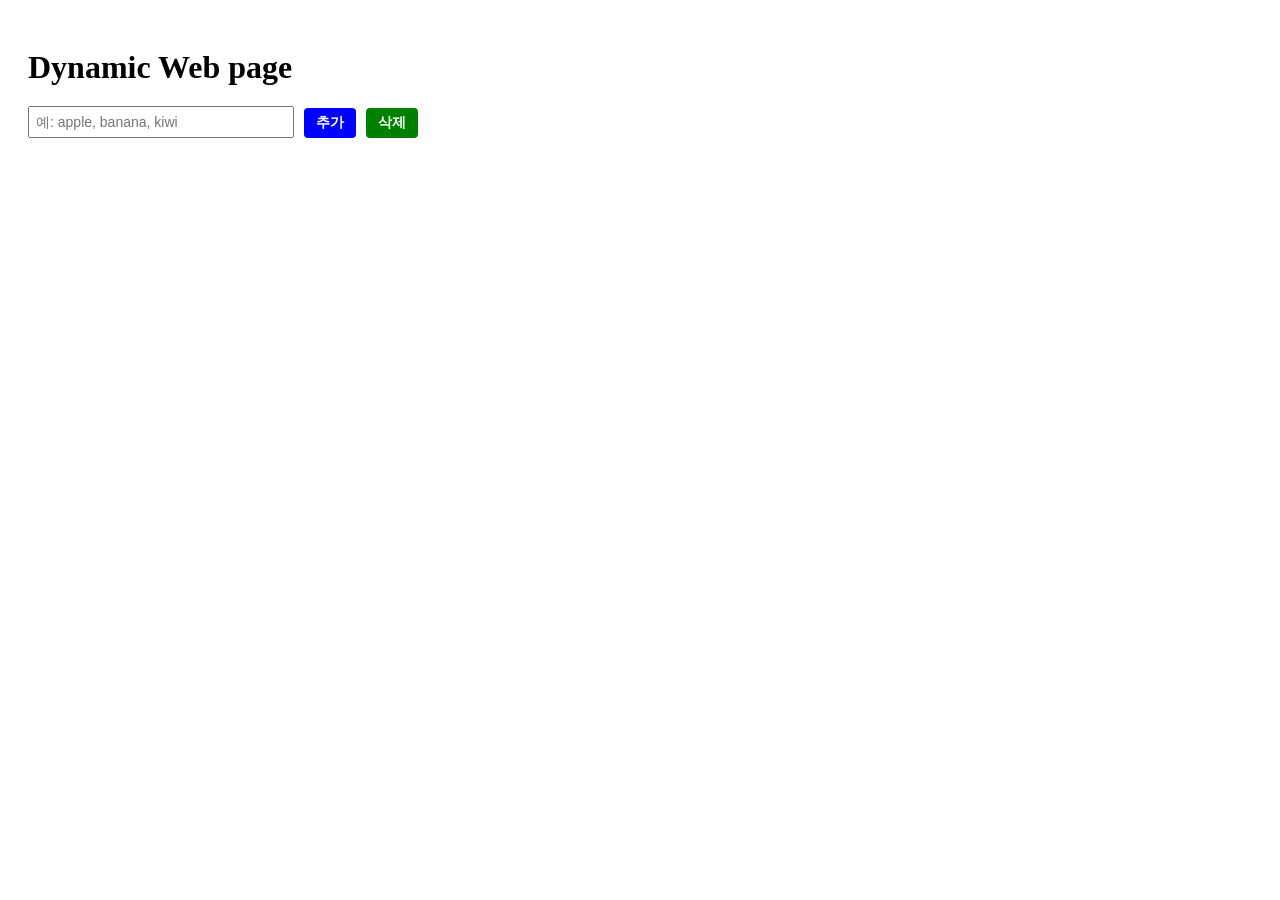
<file: week3/form.html>
<!DOCTYPE html>
<html lang="en">
<head>
    <meta charset="UTF-8">
    <meta name="viewport" content="width=device-width, initial-scale=1.0">
    <title>Assignment#2-1 김성찬 2200100</title>
</head>
<style>
    body { padding: 20px; }
    h1 { margin-bottom: 20px; }
    input[type="text"] {
        width: 250px; padding: 6px; font-size: 14px;
    }
    button {
        padding: 6px 12px;
        margin-left: 6px;
        font-size: 14px;
        font-weight: bold;
        border: none;
        border-radius: 4px;
        cursor: pointer;
    }
    #addBtn { background: blue; color: white; }
    #delBtn { background: green; color: white; }
    ul { margin-top: 20px; }
</style>
<body>
    <h1>Dynamic Web page</h1>

    <input type="text" id="itemInput" placeholder="예: apple, banana, kiwi">
    <button id="addBtn">추가</button>
    <button id="delBtn">삭제</button>

    <ul id="itemList"></ul>

    <script>
    window.onload = function() {
        const input = document.getElementById("itemInput");
        const addBtn = document.getElementById("addBtn");
        const delBtn = document.getElementById("delBtn");
        const list = document.getElementById("itemList");

        addBtn.onclick = function() {
            const text = input.value.trim();
            if (text === "") {
                alert("추가할 항목을 입력하세요.");
                return;
            }

            const items = text.split(",");
            for (let i = 0; i < items.length; i++) {
                const li = document.createElement("li");
                li.textContent = items[i].trim();
                if (li.textContent !== "") {
                    list.appendChild(li);
                }
            }

            input.value = "";
        };

        delBtn.onclick = function() {
            list.innerHTML = "";
        };
    };
    </script>
</body>
</html>
</file>
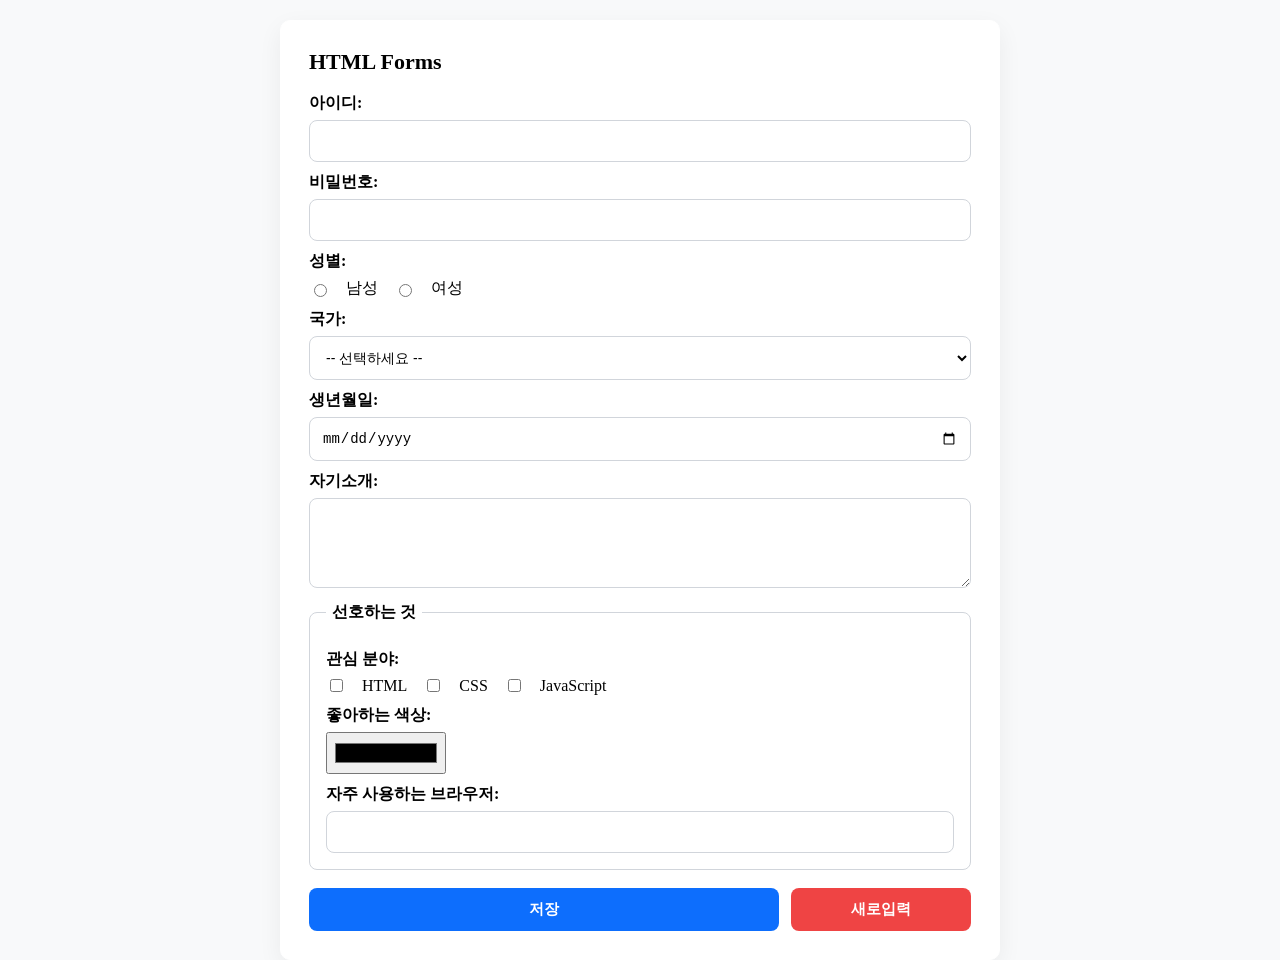
<file: week3/form_js.html>
<!DOCTYPE html>
<html lang="en">
<head>
    <meta charset="UTF-8" />
    <meta name="viewport" content="width=device-width, initial-scale=1.0" />
    <title>Assignment#2-1 김성찬 2200100</title>
    <style>
        *{box-sizing:border-box}
        html,body{height:100%}
        body{
            margin:0;
            background:#f8f9fa;
            color:black;
            display:flex;
            align-items:flex-start;
            justify-content:center;
            padding: 20px;
        }

        .card{
            width:min(720px,100%);
            background:white;
            border-radius:10px;
            box-shadow:0 8px 24px rgba(0,0,0,.06);
            padding:28px;
            border:1px solid white;
        }

        h2{margin:0 0 18px;font-size:22px}

        label{display:block;margin:10px 0 6px;font-weight:600}

        input[type="text"],
        input[type="password"],
        input[type="date"],
        input[list],
        select,
        textarea{
            display:block;
            width:100%;
            padding:12px 12px;
            border:1px solid #d1d5db;
            border-radius:8px;
            background:#fff;
            font-size:14px;
            transition:border-color .15s, box-shadow .15s;
        }

        input[type="text"]:focus,
        input[type="password"]:focus,
        input[type="date"]:focus,
        input[list]:focus,
        select:focus,
        textarea:focus{
            outline:none;
            border-color:#4a90e2;
        }

        .inline{display:flex;gap:16px;align-items:center;flex-wrap:wrap;margin:6px 0 8px}
        .inline label{margin:0;font-weight:500}

        fieldset{border:1px solid #d1d5db;border-radius:8px;padding:16px;margin:14px 0 8px}
        legend{padding:0 6px;font-weight:700}

        .actions{display:flex;gap:12px;margin-top:18px}
        input[type="submit"], input[type="reset"]{
            appearance:none;border:none;border-radius:8px;padding:12px 16px;font-size:15px;font-weight:600;cursor:pointer
        }

        input[type="submit"]{background:#0d6efd;color:#fff;flex:1}
        input[type="submit"]:hover{background:#0b5ed7}

        input[type="reset"]{background:#ef4444;color:#fff;width:180px}
        input[type="reset"]:hover{background:#dc2626}
    </style>
</head>
<body>
    <div class="card">
    <h2>HTML Forms</h2>

    <form id="myForm" action="inform.php" method="GET">
        <div>
        <label for="username">아이디:</label>
        <input type="text" id="username" name="username" required>
        </div>

        <div>
        <label for="password">비밀번호:</label>
        <input type="password" id="password" name="password" required>
        </div>

        <div>
        <label>성별:</label>
        <div class="inline">
            <input type="radio" id="male" name="gender" value="male">
            <label for="male">남성</label>
            <input type="radio" id="female" name="gender" value="female">
            <label for="female">여성</label>
        </div>
        </div>

        <div>
        <label for="country">국가:</label>
        <select id="country" name="country">
            <option value="" selected disabled>-- 선택하세요 --</option>
            <option value="korea">대한민국</option>
            <option value="japan">일본</option>
            <option value="usa">미국</option>
            <option value="germany">독일</option>
        </select>
        </div>

        <div>
        <label for="birthdate">생년월일:</label>
        <input type="date" id="birthdate" name="birthdate">
        </div>

        <div>
        <label for="intro">자기소개:</label>
        <textarea id="intro" name="intro" rows="4" cols="40"></textarea>
        </div>

        <fieldset>
        <legend>선호하는 것</legend>

        <div>
            <label style="margin-bottom:6px">관심 분야:</label>
            <div class="inline">
            <input type="checkbox" id="html" name="interest" value="html">
            <label for="html">HTML</label>
            <input type="checkbox" id="css" name="interest" value="css">
            <label for="css">CSS</label>
            <input type="checkbox" id="js" name="interest" value="js">
            <label for="js">JavaScript</label>
            </div>
        </div>

        <div>
            <div>
            <label for="color">좋아하는 색상:</label>
            <input type="color" id="color" name="color" style="width:120px;height:42px;padding:6px">
            </div>

            <div>
            <label for="browser">자주 사용하는 브라우저:</label>
            <input list="browsers" id="browser" name="browser">
            <datalist id="browsers">
                <option value="Chrome">
                <option value="Firefox">
                <option value="Safari">
                <option value="Edge">
            </datalist>
            </div>
        </div>
        </fieldset>

        <div class="actions">
        <input type="submit" value="저장">
        <input type="reset" value="새로입력">
        </div>
    </form>
    </div>
    <script>
        document.getElementById("myForm").addEventListener("submit", function(event){
            let username = document.getElementById("username").value.trim();
            let password = document.getElementById("password").value.trim();
            let country = document.getElementById("country").value;
            let birthdate = document.getElementById("birthdate").value;
            let intro = document.getElementById("intro").value.trim();

            if(username.length < 4){
                alert("아이디는 최소 4글자 이상 입력하세요.");
                event.preventDefault();
                return;
            }

            if(password.length < 6){
                alert("비밀번호는 최소 6글자 이상 입력하세요.");
                event.preventDefault();
                return;
            }

            if(country === ""){
                alert("국가를 선택하세요.");
                event.preventDefault();
                return;
            }

            if(birthdate === ""){
                alert("생년월일을 입력하세요.");
                event.preventDefault();
                return;
            }

            if(intro.length < 10){
                alert("자기소개를 최소 10자 이상 작성하세요.");
                event.preventDefault();
                return;
            }

            if(!confirm("입력한 내용을 제출하시겠습니까?")){
                event.preventDefault();
            }
        });
    </script>
</body>
</html>
</file>
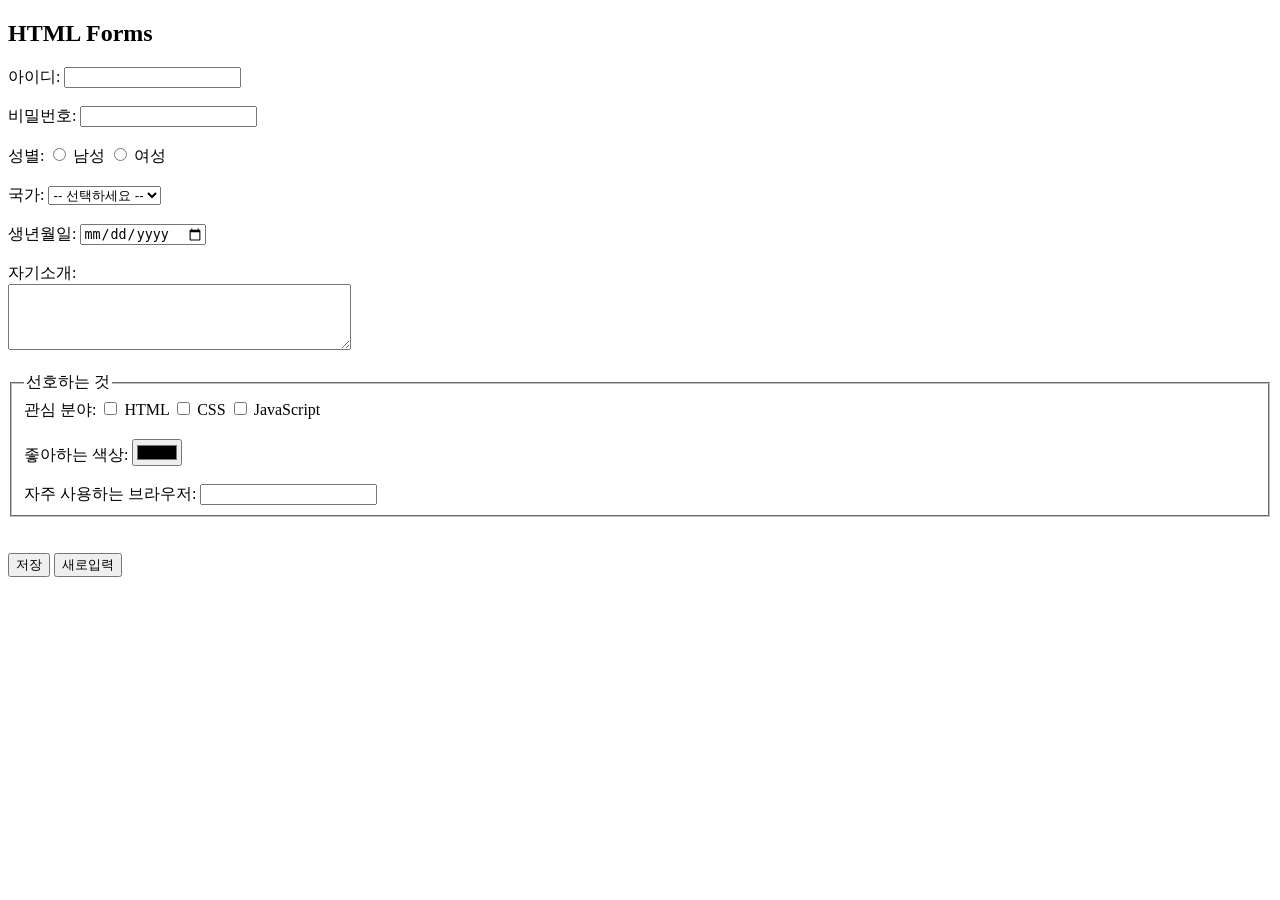
<file: week3/form_nostyle.html>
<!DOCTYPE html>
<html lang="en">
<head>
    <meta charset="UTF-8">
    <meta name="viewport" content="width=device-width, initial-scale=1.0">
    <title>Assignment#2-1 김성찬 2200100</title>
</head>
<body>
    <h2>HTML Forms</h2>

    <form id="myForm" action="inform.php" method="GET">
        <label for="username">아이디:</label>
        <input type="text" id="username" name="username" required><br><br>

        <label for="password">비밀번호:</label>
        <input type="password" id="password" name="password" required><br><br>

        <label>성별:</label>
        <input type="radio" id="male" name="gender" value="male">
        <label for="male">남성</label>
        <input type="radio" id="female" name="gender" value="female">
        <label for="female">여성</label><br><br>

        
        <label for="country">국가:</label>
        <select id="country" name="country">
            <option value="" selected disabled>-- 선택하세요 --</option>
            <option value="korea">대한민국</option>
            <option value="japan">일본</option>
            <option value="usa">미국</option>
            <option value="germany">독일</option>
        </select><br><br>
        
        <label for="birthdate">생년월일:</label>
        <input type="date" id="birthdate" name="birthdate"><br><br>
        
        <label for="intro">자기소개:</label><br>
        <textarea id="intro" name="intro" rows="4" cols="40"></textarea><br><br>
        
        <fieldset>
            <legend>선호하는 것</legend>
            <label>관심 분야:</label>
            <input type="checkbox" id="html" name="interest" value="html">
            <label for="html">HTML</label>
            <input type="checkbox" id="css" name="interest" value="css">
            <label for="css">CSS</label>
            <input type="checkbox" id="js" name="interest" value="js">
            <label for="js">JavaScript</label><br><br>
            <label for="color">좋아하는 색상:</label>
            <input type="color" id="color" name="color"><br><br>

            <label for="browser">자주 사용하는 브라우저:</label>
            <input list="browsers" id="browser" name="browser">
            <datalist id="browsers">
                <option value="Chrome">
                <option value="Firefox">
                <option value="Safari">
                <option value="Edge">
            </datalist>
        </fieldset><br>

        <br/>
        <input type="submit" value="저장"> <input type="reset" value="새로입력">
    </form>
</body>
</html>
</file>
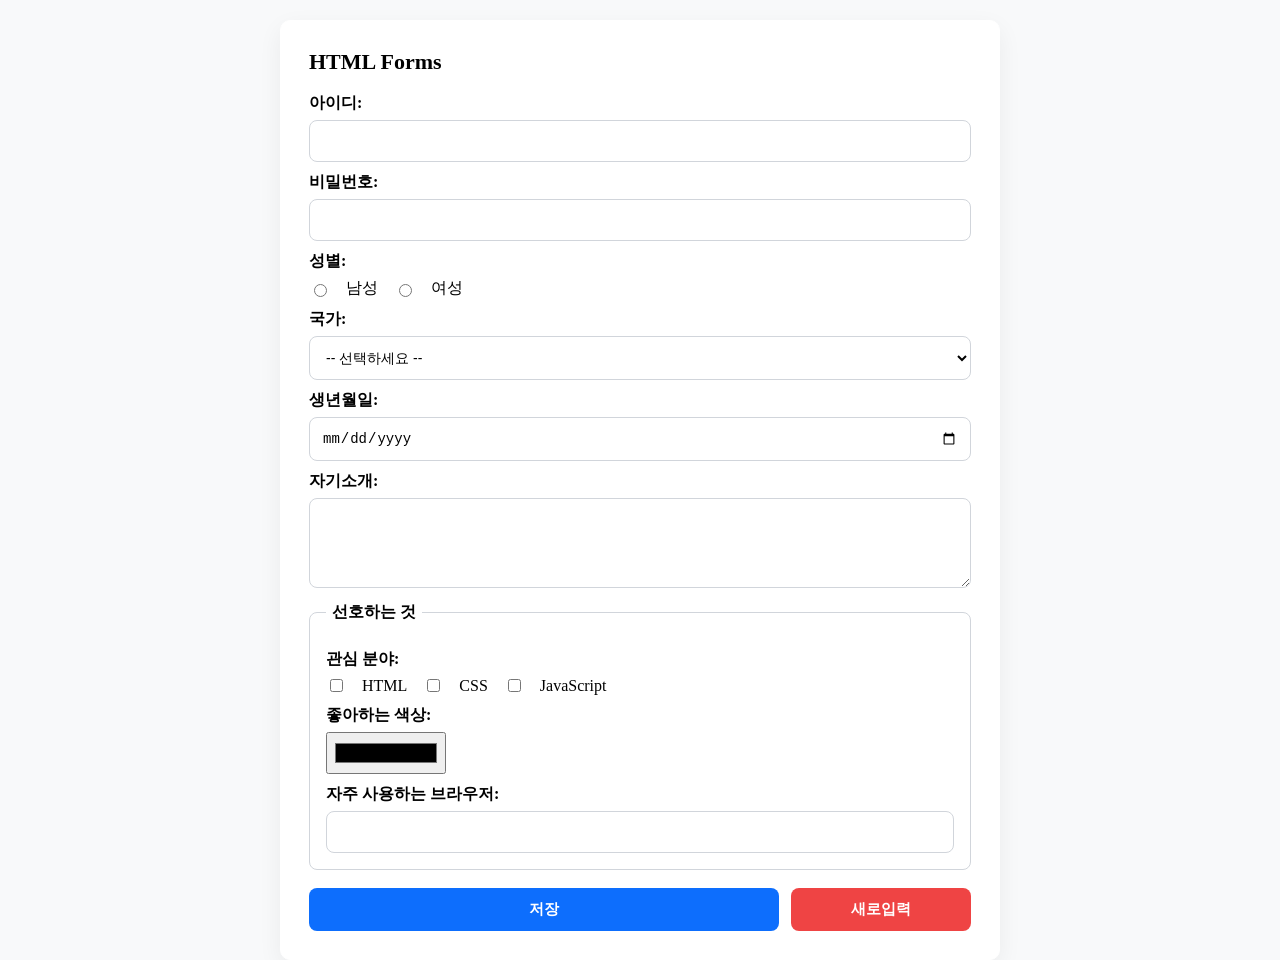
<file: week3/form_style.html>
<!DOCTYPE html>
<html lang="en">
<head>
    <meta charset="UTF-8" />
    <meta name="viewport" content="width=device-width, initial-scale=1.0" />
    <title>Assignment#2-1 김성찬 2200100</title>
    <style>
        *{box-sizing:border-box}
        html,body{height:100%}
        body{
            margin:0;
            background:#f8f9fa;
            color:black;
            display:flex;
            align-items:flex-start;
            justify-content:center;
            padding: 20px;
        }

        .card{
            width:min(720px,100%);
            background:white;
            border-radius:10px;
            box-shadow:0 8px 24px rgba(0,0,0,.06);
            padding:28px;
            border:1px solid white;
        }

        h2{margin:0 0 18px;font-size:22px}

        label{display:block;margin:10px 0 6px;font-weight:600}

        input[type="text"],
        input[type="password"],
        input[type="date"],
        input[list],
        select,
        textarea{
            display:block;
            width:100%;
            padding:12px 12px;
            border:1px solid #d1d5db;
            border-radius:8px;
            background:#fff;
            font-size:14px;
            transition:border-color .15s, box-shadow .15s;
        }

        input[type="text"]:focus,
        input[type="password"]:focus,
        input[type="date"]:focus,
        input[list]:focus,
        select:focus,
        textarea:focus{
            outline:none;
            border-color:#4a90e2;
        }

        .inline{display:flex;gap:16px;align-items:center;flex-wrap:wrap;margin:6px 0 8px}
        .inline label{margin:0;font-weight:500}

        fieldset{border:1px solid #d1d5db;border-radius:8px;padding:16px;margin:14px 0 8px}
        legend{padding:0 6px;font-weight:700}

        .actions{display:flex;gap:12px;margin-top:18px}
        input[type="submit"], input[type="reset"]{
            appearance:none;border:none;border-radius:8px;padding:12px 16px;font-size:15px;font-weight:600;cursor:pointer
        }

        input[type="submit"]{background:#0d6efd;color:#fff;flex:1}
        input[type="submit"]:hover{background:#0b5ed7}

        input[type="reset"]{background:#ef4444;color:#fff;width:180px}
        input[type="reset"]:hover{background:#dc2626}
    </style>
</head>
<body>
    <div class="card">
    <h2>HTML Forms</h2>

    <form id="myForm" action="inform.php" method="GET">
        <div>
        <label for="username">아이디:</label>
        <input type="text" id="username" name="username" required>
        </div>

        <div>
        <label for="password">비밀번호:</label>
        <input type="password" id="password" name="password" required>
        </div>

        <div>
        <label>성별:</label>
        <div class="inline">
            <input type="radio" id="male" name="gender" value="male">
            <label for="male">남성</label>
            <input type="radio" id="female" name="gender" value="female">
            <label for="female">여성</label>
        </div>
        </div>

        <div>
        <label for="country">국가:</label>
        <select id="country" name="country">
            <option value="" selected disabled>-- 선택하세요 --</option>
            <option value="korea">대한민국</option>
            <option value="japan">일본</option>
            <option value="usa">미국</option>
            <option value="germany">독일</option>
        </select>
        </div>

        <div>
        <label for="birthdate">생년월일:</label>
        <input type="date" id="birthdate" name="birthdate">
        </div>

        <div>
        <label for="intro">자기소개:</label>
        <textarea id="intro" name="intro" rows="4" cols="40"></textarea>
        </div>

        <fieldset>
        <legend>선호하는 것</legend>

        <div>
            <label style="margin-bottom:6px">관심 분야:</label>
            <div class="inline">
            <input type="checkbox" id="html" name="interest" value="html">
            <label for="html">HTML</label>
            <input type="checkbox" id="css" name="interest" value="css">
            <label for="css">CSS</label>
            <input type="checkbox" id="js" name="interest" value="js">
            <label for="js">JavaScript</label>
            </div>
        </div>

        <div>
            <div>
            <label for="color">좋아하는 색상:</label>
            <input type="color" id="color" name="color" style="width:120px;height:42px;padding:6px">
            </div>

            <div>
            <label for="browser">자주 사용하는 브라우저:</label>
            <input list="browsers" id="browser" name="browser">
            <datalist id="browsers">
                <option value="Chrome">
                <option value="Firefox">
                <option value="Safari">
                <option value="Edge">
            </datalist>
            </div>
        </div>
        </fieldset>

        <div class="actions">
        <input type="submit" value="저장">
        <input type="reset" value="새로입력">
        </div>
    </form>
    </div>
</body>
</html>
</file>
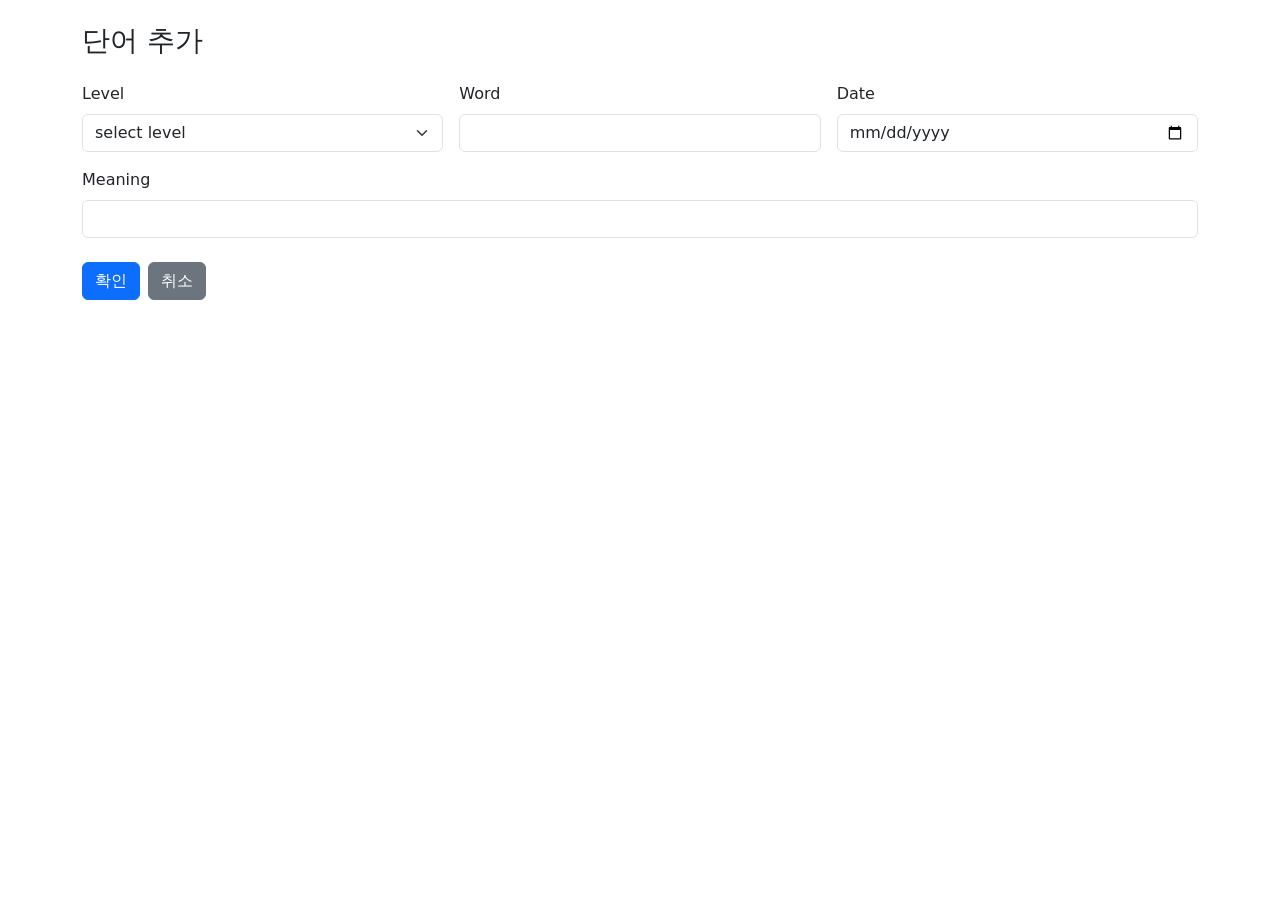
<file: week5/add.html>
<!DOCTYPE html>
<html lang="en">
<head>
    <meta charset="UTF-8" />
    <meta name="viewport" content="width=device-width, initial-scale=1.0" />
    <title>Assignment#2-2 22200100 김성찬 - add</title>
    <link href="https://cdn.jsdelivr.net/npm/bootstrap@5.3.3/dist/css/bootstrap.min.css" rel="stylesheet">
    <link rel="stylesheet" href="my.css">
</head>
<body>
    <div class="container py-4">
    <h3 class="mb-4">단어 추가</h3>
    <form onsubmit="return onSubmit('추가')">
        <div class="row g-3">
            <div class="col-sm-4">
                <label class="form-label">Level</label>
                <select class="form-select" required>
                    <option value="">select level</option>
                    <option>*</option>
                    <option>**</option>
                    <option>***</option>
                </select>
            </div>
            <div class="col-sm-4">
                <label class="form-label">Word</label>
                <input class="form-control" required minlength="2" maxlength="24" />
            </div>
            <div class="col-sm-4">
                <label class="form-label">Date</label>
                <input type="date" class="form-control" required />
            </div>
            <div class="col-12">
                <label class="form-label">Meaning</label>
                <input class="form-control" required minlength="2" maxlength="80" />
            </div>
        </div>
        <div class="d-flex gap-2 mt-4">
            <button type="submit" class="btn btn-primary">확인</button>
            <a class="btn btn-secondary" href="index.html">취소</a>
        </div>
    </form>
    </div>
    <script>
    function onSubmit(kind){
        if(confirm(`게시물을 ${kind}할까요?`)){
            alert(`게시물이 ${kind}됩니다!`);
            location.href='index.html';
        }
        return false;
    }
    </script>
    <script src="https://cdn.jsdelivr.net/npm/bootstrap@5.3.3/dist/js/bootstrap.bundle.min.js"></script>
</body>
</html>
</file>
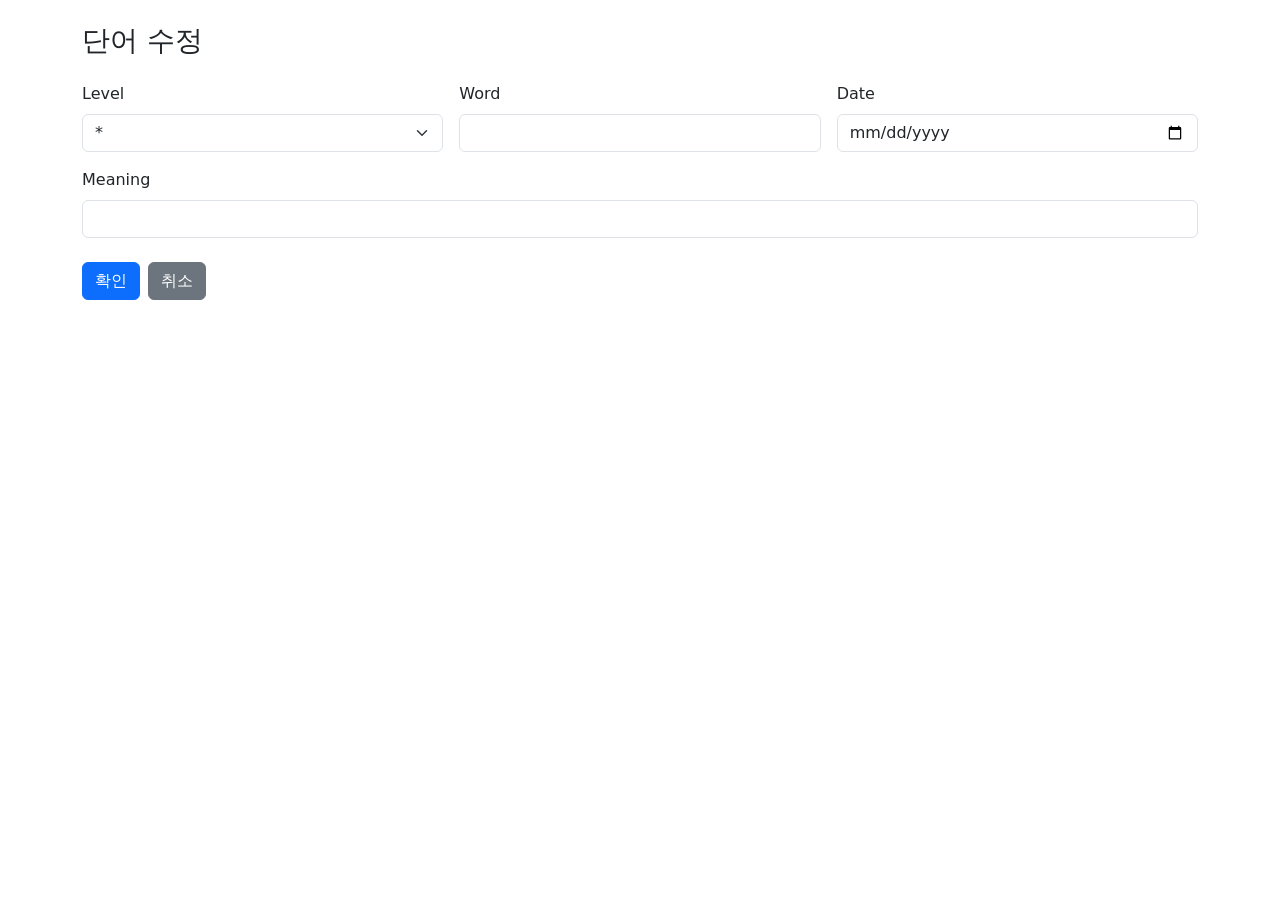
<file: week5/edit.html>
<!DOCTYPE html>
<html lang="en">
<head>
    <meta charset="UTF-8" />
    <meta name="viewport" content="width=device-width, initial-scale=1.0" />
    <title>Assignment#2-2 22200100 김성찬 - edit</title>
    <link href="https://cdn.jsdelivr.net/npm/bootstrap@5.3.3/dist/css/bootstrap.min.css" rel="stylesheet">
    <link rel="stylesheet" href="my.css">
</head>
<body>
    <div class="container py-4">
    <h3 class="mb-4">단어 수정</h3>
    <form onsubmit="return onSubmit('수정')">
        <div class="row g-3">
            <div class="col-sm-4">
                <label class="form-label">Level</label>
                <select class="form-select" required>
                    <option>*</option>
                    <option>**</option>
                    <option>***</option>
                </select>
            </div>
            <div class="col-sm-4">
                <label class="form-label">Word</label>
                <input class="form-control" id="word" required minlength="2" maxlength="24" />
            </div>
            <div class="col-sm-4">
                <label class="form-label">Date</label>
                <input type="date" class="form-control" id="date" required />
            </div>
            <div class="col-12">
                <label class="form-label">Meaning</label>
                <input class="form-control" id="meaning" required minlength="2" maxlength="80" />
            </div>
        </div>
        <div class="d-flex gap-2 mt-4">
            <button type="submit" class="btn btn-primary">확인</button>
            <a class="btn btn-secondary" href="index.html">취소</a>
        </div>
    </form>
    </div>
    <script>
        const params = new URLSearchParams(location.search);
        document.getElementById("word").value = params.get("word") || "";
        document.getElementById("meaning").value = params.get("meaning") || "";
        document.getElementById("date").value = params.get("date") || "";

        const level = params.get("level");
        if(level){
            document.getElementById("level").value = level;
        }

        function onSubmit(kind){
            if(confirm(`게시물을 ${kind}할까요?`)){
                alert(`게시물이 ${kind}됩니다!`);
                location.href='index.html';
            }
            return false;
        }
    </script>
    <script src="https://cdn.jsdelivr.net/npm/bootstrap@5.3.3/dist/js/bootstrap.bundle.min.js"></script>
</body>
</html>
</file>
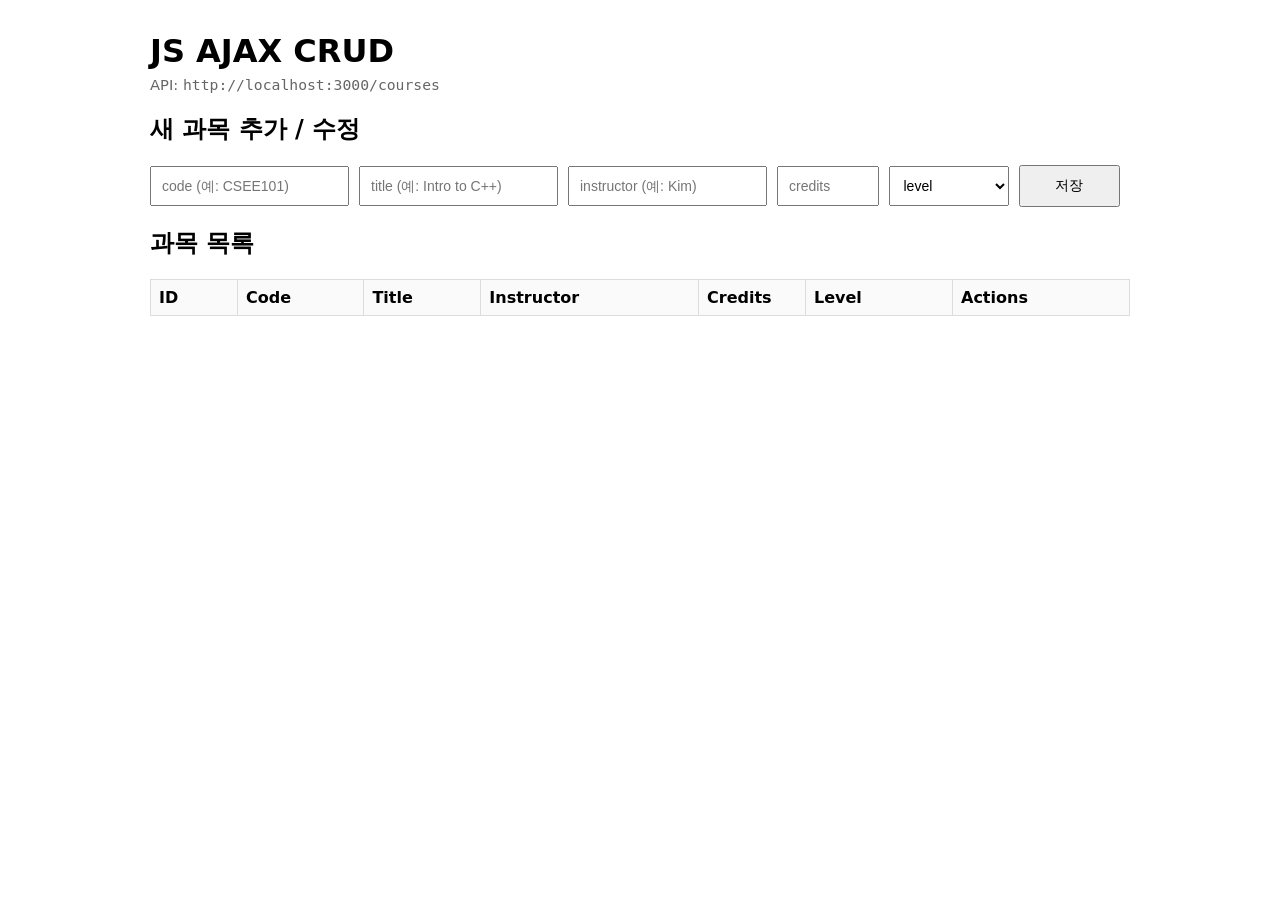
<file: week5/my_ajax.html>
<!doctype html>
<html lang="en">
<head>
  <meta charset="utf-8" />
  <title>22200100_김성찬_my_ajax.html</title>
  <style>
    :root { --gap: 10px; }
    body { font-family: system-ui, sans-serif; max-width: 980px; margin: 32px auto; padding: 0 12px; }
    h1 { margin: 0 0 6px; }
    .muted { color:#666; font-size: 0.92rem; margin: 4px 0 18px; }
    form { display: grid; grid-template-columns: repeat(6, 1fr) auto; gap: var(--gap); align-items: center; }
    input, select, button { padding: 10px; font-size: 14px; }
    table { width: 100%; border-collapse: collapse; margin-top: 16px; }
    th, td { border: 1px solid #ddd; padding: 8px; text-align: left; }
    thead th { background:#fafafa; }
    tr:nth-child(even){ background:#fcfcfc; }
    .row { display: flex; gap: var(--gap); align-items: center; margin: 14px 0; }
    .row > * { flex: 0 0 auto; }
    .row input[type="search"] { flex: 1 1 auto; }
    .danger { background:#b00020; color:white; border:none; }
    .secondary { background:#f3f3f3; border:1px solid #ddd; }
  </style>
</head>
<body>
  <h1>JS AJAX CRUD</h1>
  <p class="muted">API: <code>http://localhost:3000/courses</code></p>

  <h2>새 과목 추가 / 수정</h2>
  <form id="courseForm" autocomplete="off">
    <input type="hidden" id="id" />
    <input id="code" placeholder="code (예: CSEE101)" required />
    <input id="title" placeholder="title (예: Intro to C++)" required />
    <input id="instructor" placeholder="instructor (예: Kim)" required />
    <input id="credits" type="number" min="1" max="5" placeholder="credits" required />
    <select id="level" required>
      <option value="">level</option>
      <option>Beginner</option>
      <option>Intermediate</option>
      <option>Advanced</option>
    </select>
    <button type="submit">저장</button>
  </form>

  <h2>과목 목록</h2>
  <table>
    <thead>
      <tr>
        <th style="width:70px">ID</th>
        <th>Code</th>
        <th>Title</th>
        <th>Instructor</th>
        <th style="width:90px">Credits</th>
        <th style="width:130px">Level</th>
        <th style="width:160px">Actions</th>
      </tr>
    </thead>
    <tbody id="tbody"></tbody>
  </table>

  <script>
    const API_BASE = 'http://localhost:3000/courses';
    const $ = (id) => document.getElementById(id);
    const tbody = $('tbody');
    const form  = $('courseForm');

    async function req(url, options) {
      try {
        const res = await fetch(url, { cache: 'no-store', ...options });
        if (!res.ok) {
          const text = await res.text().catch(() => '');
          console.error('REQ ERROR', url, res.status, res.statusText, text);
          alert(`요청 실패: ${url}\n${res.status} ${res.statusText}\n${text.slice(0,200)}`);
          throw new Error(`${res.status} ${res.statusText}`);
        }
        return res;
      } catch (e) {
        console.error('FETCH FAIL', url, e);
        alert(`네트워크/브라우저 에러: ${e.message}`);
        throw e;
      }
    }

    async function list() {
      const res = await req(API_BASE);
      const rows = await res.json();

      rows.sort((a,b) => {
        const ai = Number(a.id); const bi = Number(b.id);
        const an = Number.isFinite(ai) ? ai : Number.POSITIVE_INFINITY;
        const bn = Number.isFinite(bi) ? bi : Number.POSITIVE_INFINITY;
        return an - bn;
      });

      tbody.innerHTML = rows.map(row => `
        <tr>
          <td>${row.id}</td>
          <td>${escapeHtml(row.code)}</td>
          <td>${escapeHtml(row.title)}</td>
          <td>${escapeHtml(row.instructor)}</td>
          <td>${row.credits}</td>
          <td>${escapeHtml(row.level)}</td>
          <td>
            <button onclick='edit(${JSON.stringify(row.id)})'>수정</button>
            <button class="danger" onclick='removeItem(${JSON.stringify(row.id)})'>삭제</button>
          </td>
        </tr>
      `).join('');
    }

    function escapeHtml(s) {
      return String(s ?? '')
        .replaceAll('&', '&amp;')
        .replaceAll('<', '&lt;')
        .replaceAll('>', '&gt;')
        .replaceAll('"', '&quot;')
        .replaceAll("'", '&#039;');
    }

    async function edit(id) {
      const res = await req(`${API_BASE}/${encodeURIComponent(id)}`);
      const row = await res.json();
      $('id').value = row.id;
      $('code').value = row.code ?? '';
      $('title').value = row.title ?? '';
      $('instructor').value = row.instructor ?? '';
      $('credits').value = row.credits ?? '';
      $('level').value = row.level ?? '';
      $('code').focus();
    }

    async function removeItem(id) {
      if (!confirm('정말 삭제할까요?')) return;
      await req(`${API_BASE}/${encodeURIComponent(id)}`, { method: 'DELETE' });
      await list();
    }

    function clearForm() {
      form.reset();
      $('id').value = '';
      $('code').focus();
    }

    function calcNextId(rows) {
      const numeric = rows
        .map(d => Number(d.id))
        .filter(n => Number.isFinite(n));
      return (numeric.length ? Math.max(...numeric) : 0) + 1;
    }

    form.addEventListener('submit', async (e) => {
      e.preventDefault();

      const payload = {
        code: $('code').value.trim(),
        title: $('title').value.trim(),
        instructor: $('instructor').value.trim(),
        credits: Number($('credits').value),
        level: $('level').value
      };
      if (!payload.code || !payload.title || !payload.instructor || !payload.credits || !payload.level) {
        alert('모든 항목을 입력해 주세요.');
        return;
      }

      const id = $('id').value;

      if (id) {
        await req(`${API_BASE}/${encodeURIComponent(id)}`, {
          method: 'PUT',
          headers: { 'Content-Type': 'application/json' },
          body: JSON.stringify({ id: id, ...payload })
        });
      } else {
        const ID_OK = /^[0-9]+$/;
        const toId = (n) => String(n);
        function calcNextIdString(rows) {
          const nums = rows
            .map(r => parseInt(String(r.id).trim(), 10))
            .filter(n => Number.isFinite(n));
          const nextNum = (nums.length ? Math.max(...nums) : 0) + 1;
          return toId(nextNum);
        }

        const res = await req(API_BASE);
        const data = await res.json();
        const nextId = calcNextIdString(data);

        if (!ID_OK.test(nextId)) { alert('ID 생성 오류'); throw new Error('bad id'); }

        await req(API_BASE, {
          method: 'POST',
          headers: { 'Content-Type': 'application/json' },
          body: JSON.stringify({ id: nextId, ...payload })
        });
      }

      clearForm();
      await list();
    });

    list();

    window.edit = edit;
    window.removeItem = removeItem;
  </script>
</body>
</html>
</file>
<file: week5/my.css>
:root{ 
    --brand: #0d6efd; 
}

body{ 
    font-family: system-ui, -apple-system, "Segoe UI", Roboto, "Noto Sans KR", Arial, sans-serif; 
}

.table td, .table th{ 
    vertical-align: middle; 
}

footer a{ 
    color: inherit; 
    opacity:.7;
}

footer a:hover{ 
    opacity:1;
}

@media (max-width: 576px){
    .table{ 
        font-size: .95rem; 
    }
}
</file>
